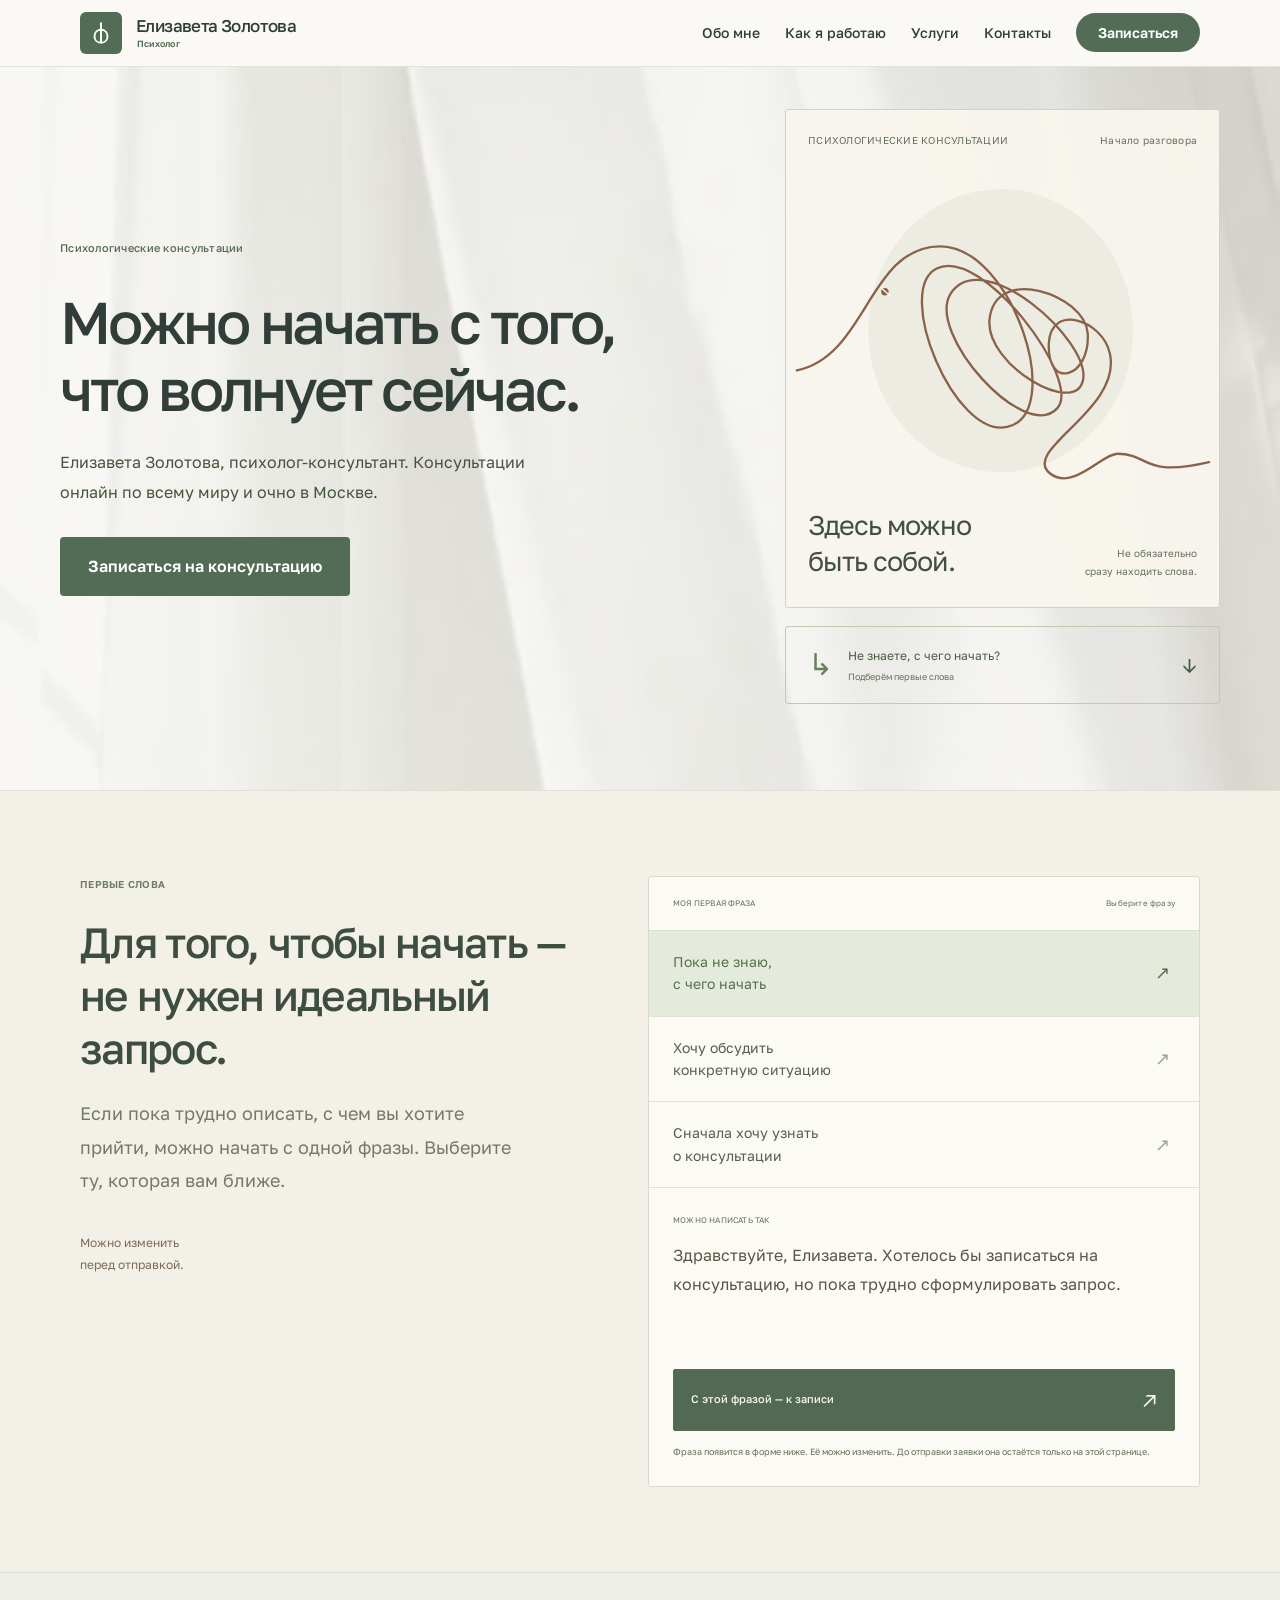
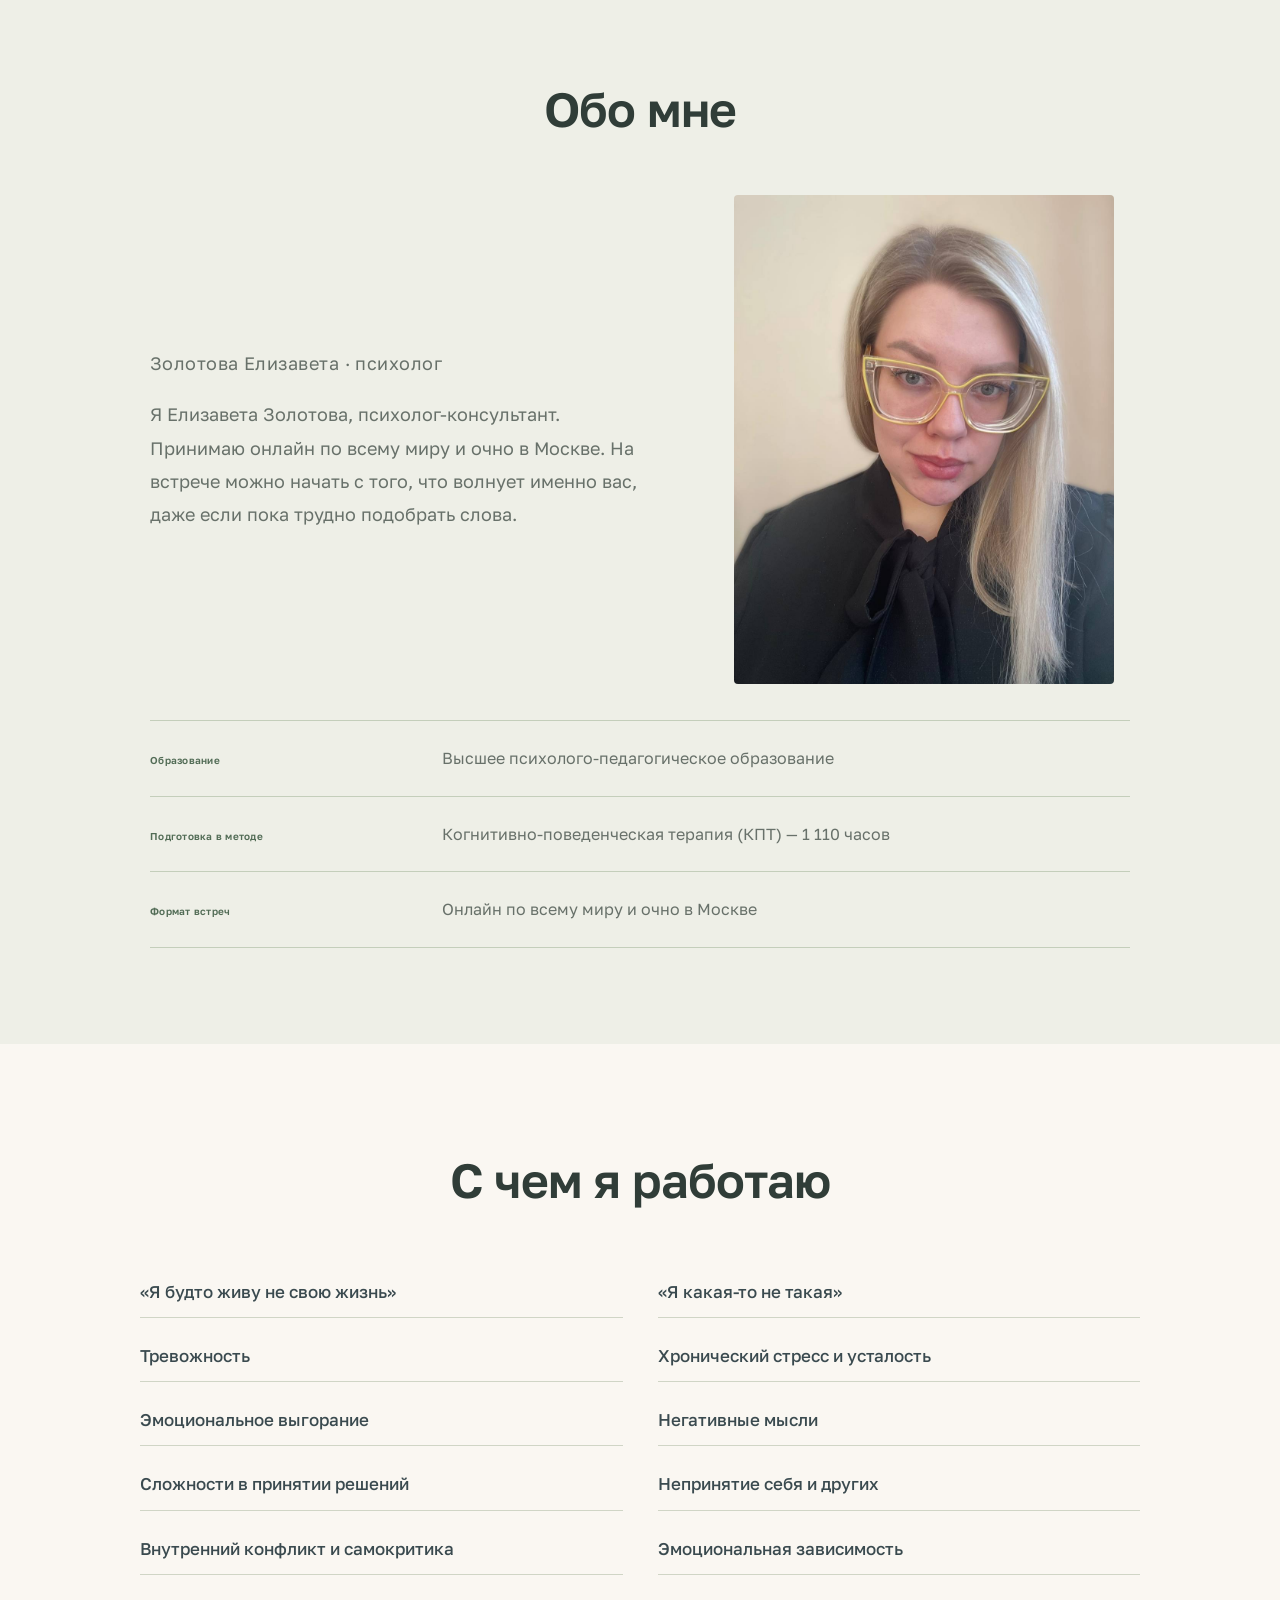
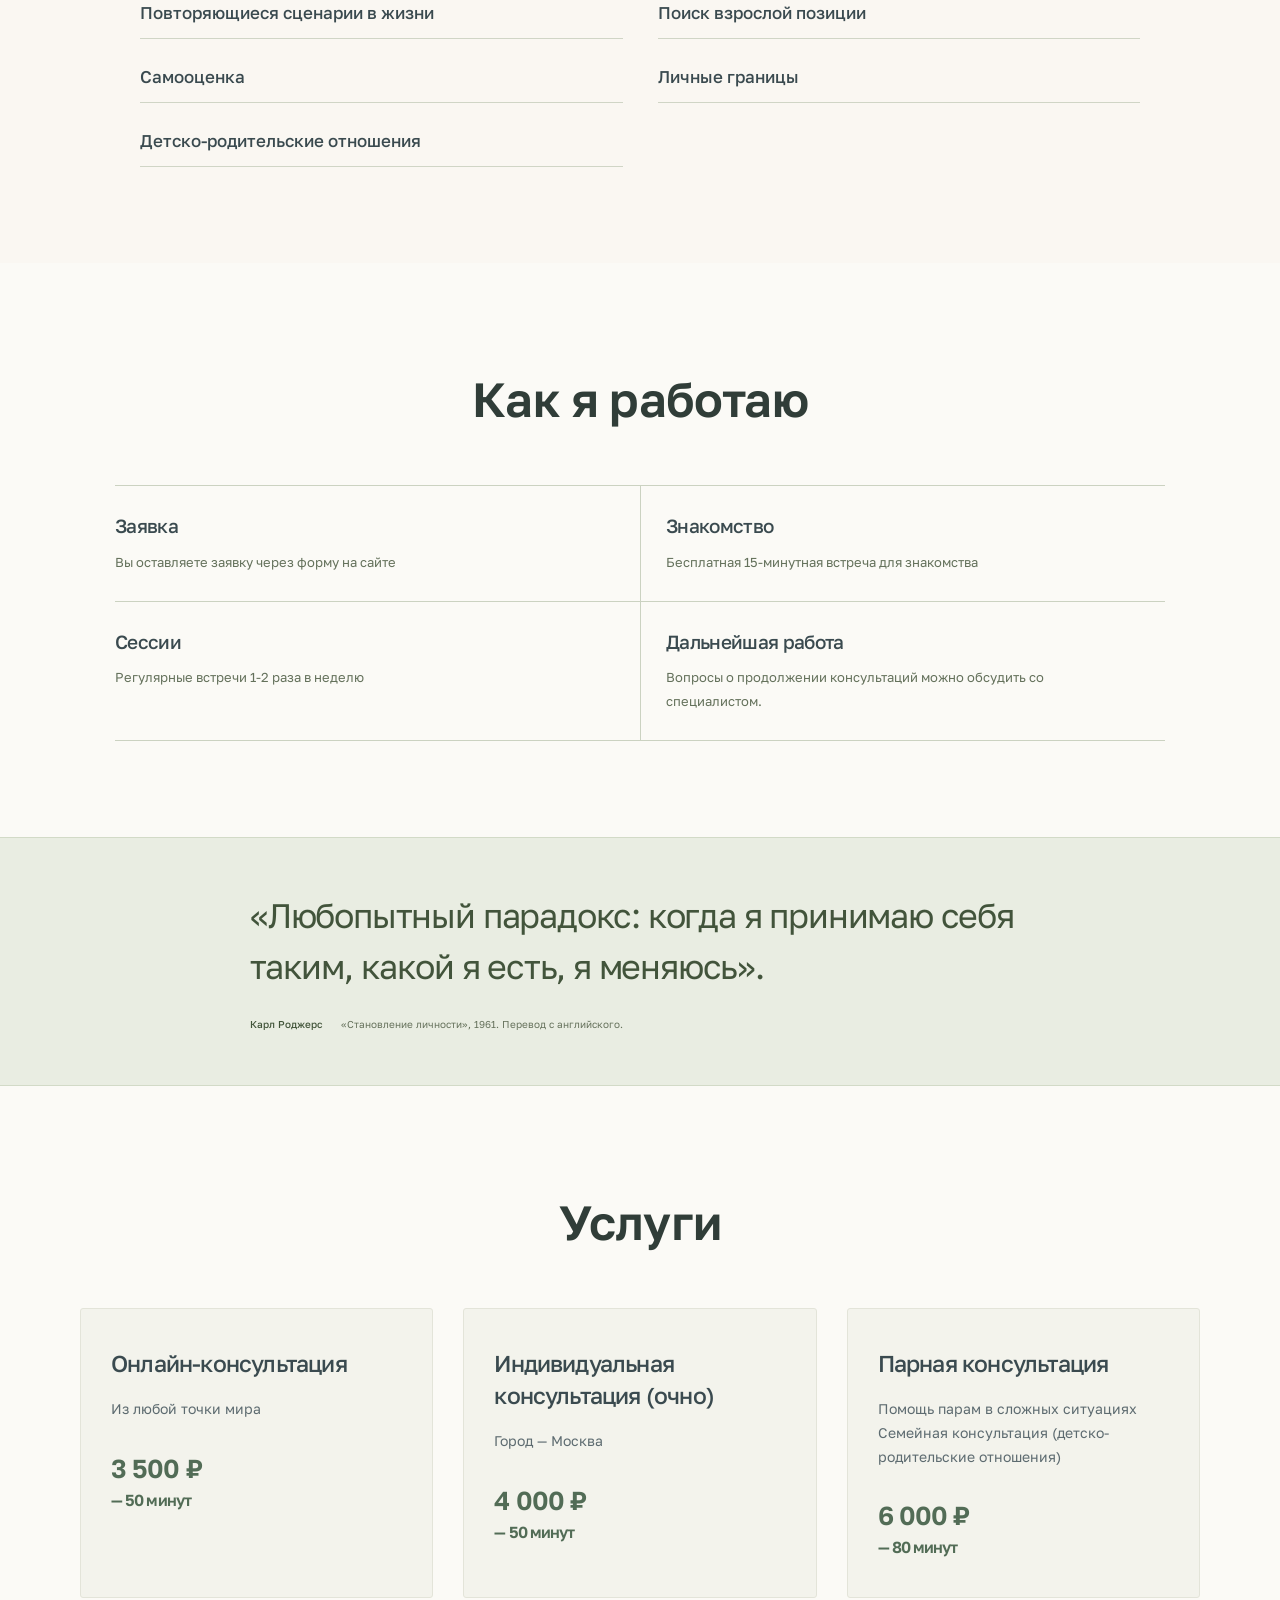
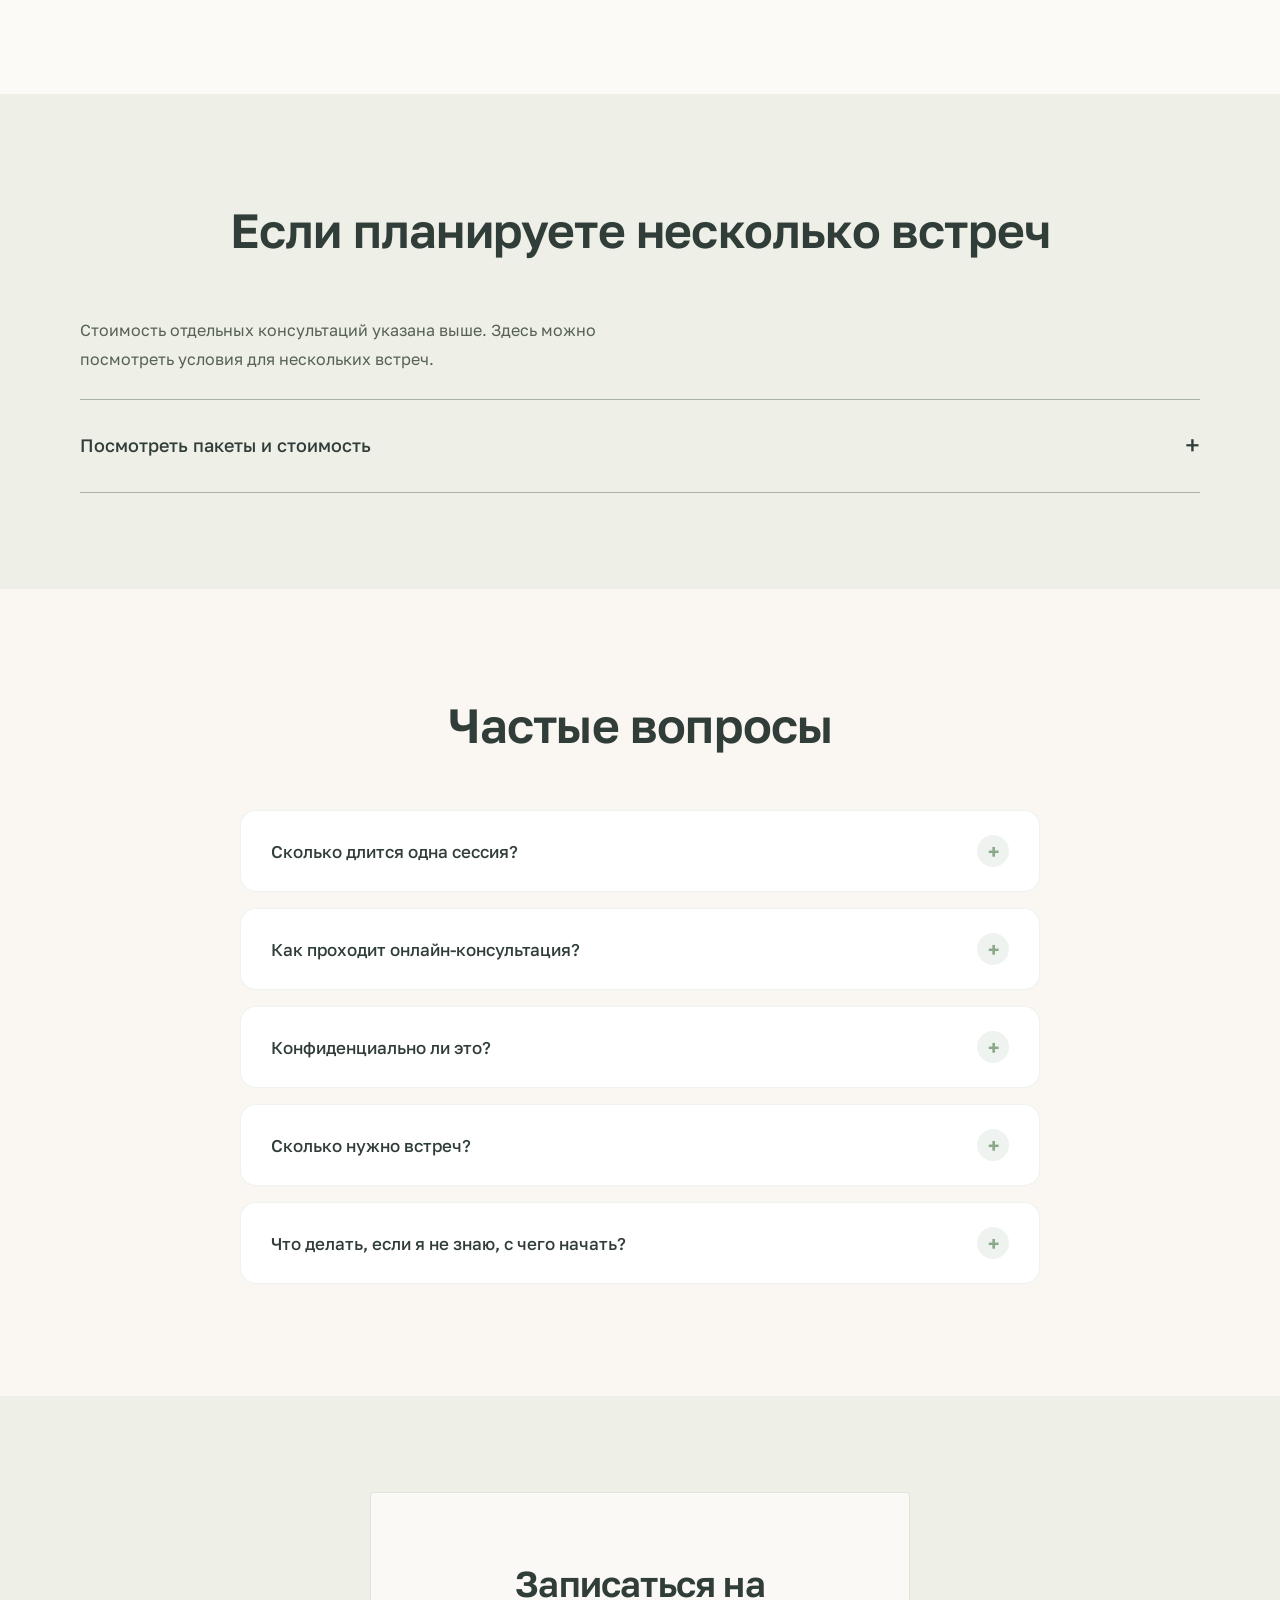
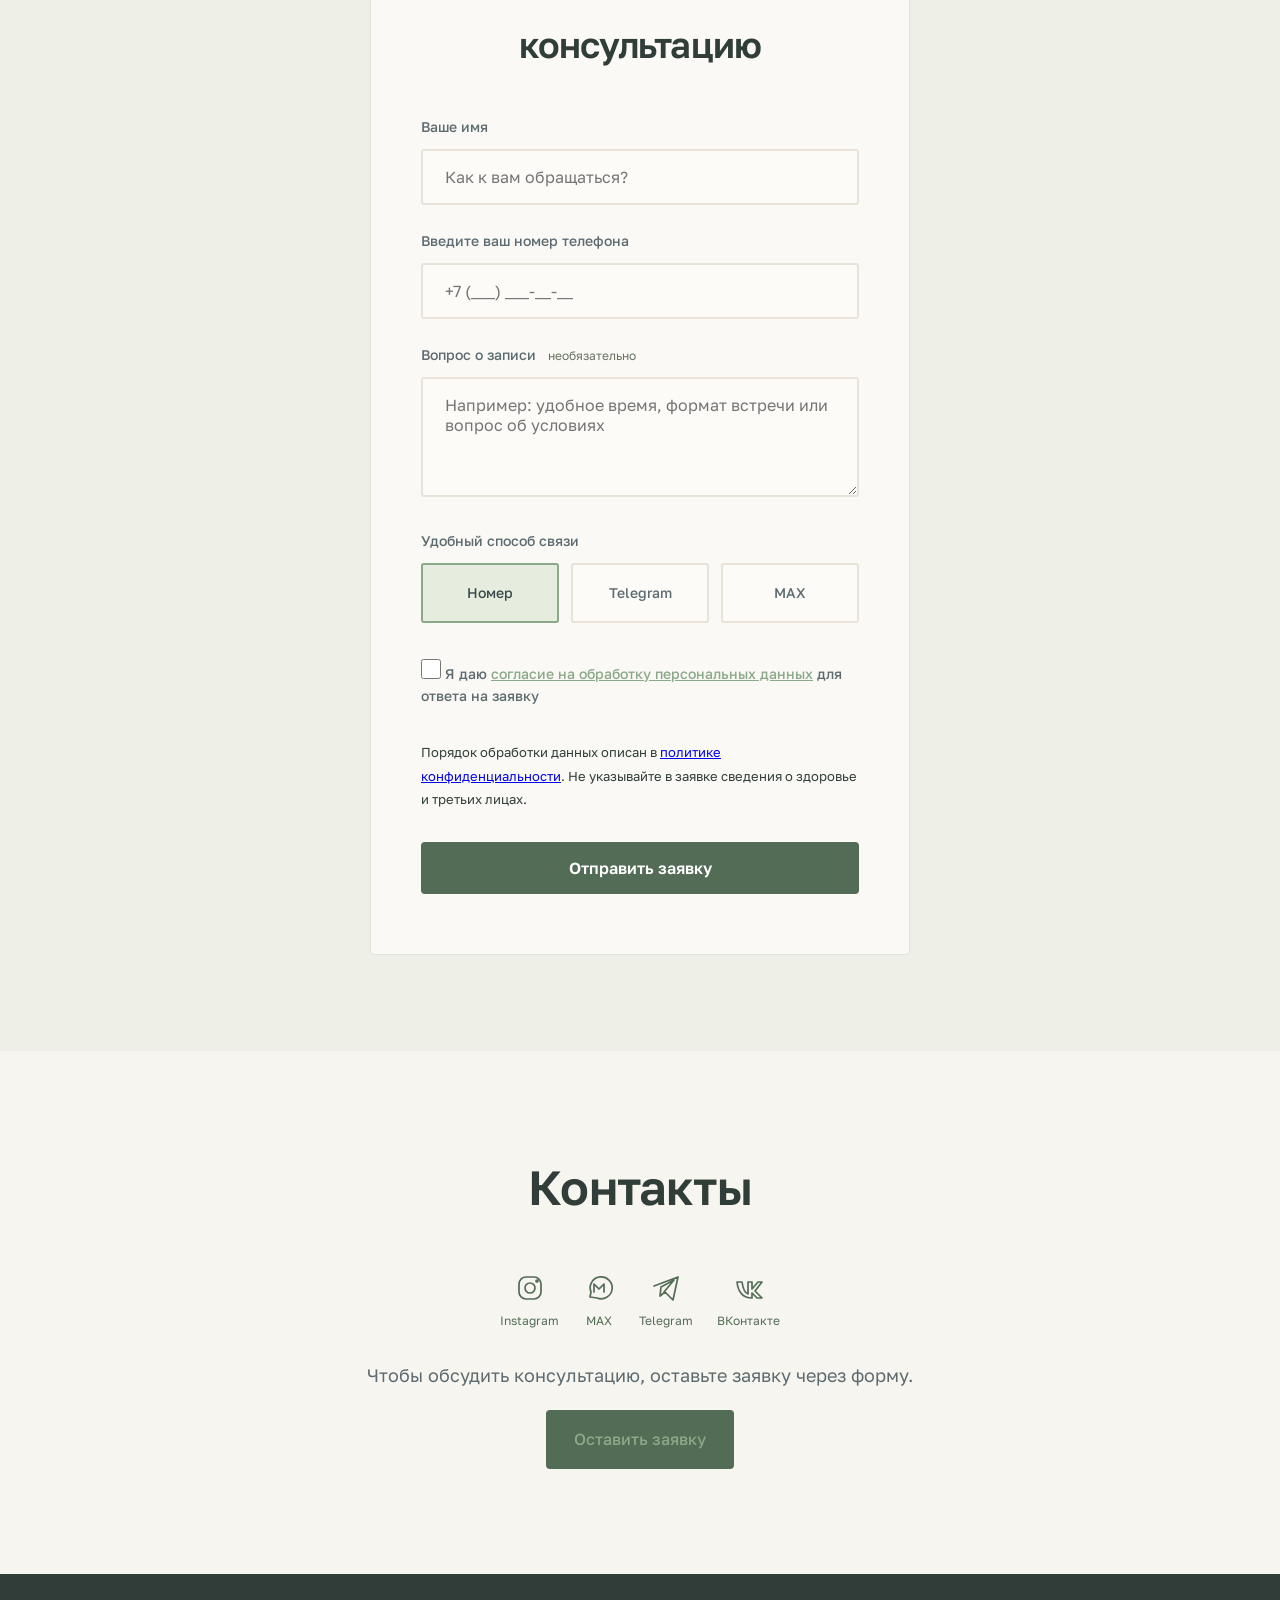
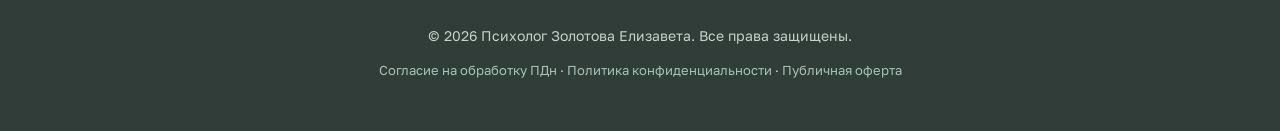
<file: index.html>
<!DOCTYPE html>
<html lang="ru">
<head>
    <meta charset="UTF-8">
    <meta name="viewport" content="width=device-width, initial-scale=1.0">
    <title>Психолог Золотова Елизавета</title>
    <link rel="icon" type="image/svg+xml" href="favicon.svg">
    <link rel="stylesheet" href="fonts/fonts.css">
    <style>
        * { margin: 0; padding: 0; box-sizing: border-box; }
        html { scroll-behavior: smooth; }
        body {
            font-family: 'Golos Text', -apple-system, BlinkMacSystemFont, sans-serif;
            color: #3a4a4f;
            line-height: 1.7;
            background: #faf7f2;
            font-weight: 400;
            overflow-x: hidden;
        }
        .container { max-width: 1100px; margin: 0 auto; padding: 0 20px; }

        .progress-bar {
            position: fixed;
            top: 0; left: 0;
            height: 3px;
            background: linear-gradient(90deg, #a8c3b4, #8ba888);
            z-index: 9999;
            width: 0%;
            transition: width 0.1s ease;
        }

        .navbar {
            position: fixed;
            top: 0; left: 0; right: 0;
            background: rgba(250, 247, 242, 0.95);
            backdrop-filter: blur(16px);
            z-index: 1000;
            padding: 14px 0;
            border-bottom: 1px solid rgba(168, 195, 180, 0.15);
            transition: all 0.4s ease;
        }
        .navbar.scrolled { padding: 10px 0; box-shadow: 0 4px 30px rgba(58, 74, 79, 0.06); }
        .navbar .container {
            display: flex;
            justify-content: space-between;
            align-items: center;
            position: relative;
        }

        .logo {
            display: flex;
            align-items: center;
            gap: 14px;
            text-decoration: none;
            transition: opacity 0.3s ease;
            z-index: 1002;
        }
        .logo-icon {
            width: 48px;
            height: 48px;
            border-radius: 14px;
            background: linear-gradient(135deg, #a8c3b4 0%, #8ba888 100%);
            display: flex;
            align-items: center;
            justify-content: center;
            color: #ffffff;
            flex-shrink: 0;
            transition: all 0.4s cubic-bezier(0.34, 1.56, 0.64, 1);
            box-shadow: 0 6px 18px rgba(139, 168, 136, 0.3);
            position: relative;
        }
        .logo-icon::before {
            content: '';
            position: absolute;
            inset: -3px;
            border-radius: 17px;
            border: 1px solid rgba(139, 168, 136, 0.3);
            transition: all 0.4s ease;
        }
        .logo-icon svg { width: 26px; height: 26px; }
        .logo:hover .logo-icon {
            transform: rotate(-8deg) scale(1.05);
        }
        .logo-text { display: flex; flex-direction: column; line-height: 1.1; }
        .logo-name {
            font-family: 'Golos Text', sans-serif;
            font-size: 20px;
            font-weight: 600;
            color: #3a4a4f;
            letter-spacing: 0.3px;
        }
        .logo-sub {
            font-family: 'Golos Text', sans-serif;
            font-size: 9px;
            text-transform: uppercase;
            letter-spacing: 2.5px;
            color: #8ba888;
            font-weight: 600;
            margin-top: 4px;
            margin-left: 1px;
        }

        .mobile-phone {
            display: none;
            width: 44px;
            height: 44px;
            border-radius: 50%;
            background: #8ba888;
            color: white;
            align-items: center;
            justify-content: center;
            text-decoration: none;
            transition: all 0.3s ease;
            box-shadow: 0 4px 15px rgba(139, 168, 136, 0.3);
        }
        .mobile-phone svg { width: 20px; height: 20px; }

        .burger {
            display: none;
            flex-direction: column;
            gap: 5px;
            background: none;
            border: none;
            cursor: pointer;
            padding: 8px;
            z-index: 1003;
            position: relative;
        }
        .burger span {
            width: 26px;
            height: 2px;
            background: #3a4a4f;
            border-radius: 2px;
            transition: all 0.3s ease;
            display: block;
        }

        .navbar ul {
            display: flex;
            gap: 30px;
            list-style: none;
            align-items: center;
        }
        .navbar ul a {
            text-decoration: none;
            color: #5d6b70;
            font-size: 15px;
            font-weight: 500;
            transition: color 0.3s;
            position: relative;
        }
        .navbar ul a::after {
            content: '';
            position: absolute;
            bottom: -4px;
            left: 0;
            width: 0;
            height: 2px;
            background: #8ba888;
            transition: width 0.3s ease;
            border-radius: 2px;
        }
        .navbar ul a:hover { color: #8ba888; }
        .navbar ul a:hover::after { width: 100%; }
        .navbar .btn-nav {
            background: #8ba888;
            color: white;
            padding: 12px 28px;
            border-radius: 50px;
            font-size: 14px;
            font-weight: 600;
            transition: all 0.3s;
            text-decoration: none;
        }
        .navbar .btn-nav::after { display: none; }
        .navbar .btn-nav:hover { background: #73926f; color: white; transform: translateY(-2px); }

        /* ВЫЕЗЖАЮЩЕЕ МЕНЮ (mobile) */
        .mobile-menu {
            display: none;
            position: fixed;
            top: 0;
            right: 0;
            bottom: 0;
            width: 85%;
            max-width: 360px;
            background: #faf7f2;
            z-index: 1001;
            flex-direction: column;
            transform: translateX(100%);
            transition: transform 0.4s cubic-bezier(0.34, 1.56, 0.64, 1);
            box-shadow: -10px 0 40px rgba(58, 74, 79, 0.2);
            overflow-y: auto;
        }
        .mobile-menu.open {
            transform: translateX(0);
        }
        .mobile-menu-header {
            display: flex;
            justify-content: space-between;
            align-items: center;
            padding: 14px 24px;
            border-bottom: 1px solid rgba(168, 195, 180, 0.2);
        }
        .mobile-menu-close {
            background: none;
            border: none;
            font-size: 28px;
            color: #3a4a4f;
            cursor: pointer;
            padding: 4px 8px;
            line-height: 1;
            transition: all 0.3s ease;
        }
        .mobile-menu-close:hover { color: #8ba888; transform: rotate(90deg); }
        .mobile-menu-nav {
            display: flex;
            flex-direction: column;
            padding: 20px 0;
            flex: 1;
        }
        .mobile-menu-nav a {
            text-decoration: none;
            color: #3a4a4f;
            font-size: 18px;
            font-weight: 500;
            padding: 20px 32px;
            border-bottom: 1px solid rgba(168, 195, 180, 0.15);
            transition: all 0.3s ease;
            display: block;
        }
        .mobile-menu-nav a:last-child {
            border-bottom: none;
        }
        .mobile-menu-nav a:hover,
        .mobile-menu-nav a:active {
            background: rgba(168, 195, 180, 0.15);
            color: #8ba888;
            padding-left: 40px;
        }
        .mobile-menu-footer {
            padding: 20px 32px 32px;
        }
        .mobile-menu-footer .btn {
            width: 100%;
            text-align: center;
            display: block;
            padding: 18px 30px;
            font-size: 16px;
        }

        .menu-overlay {
            position: fixed;
            inset: 0;
            background: rgba(58, 74, 79, 0.5);
            backdrop-filter: blur(4px);
            z-index: 1000;
            opacity: 0;
            visibility: hidden;
            transition: all 0.3s ease;
        }
        .menu-overlay.show { opacity: 1; visibility: visible; }

        .hero {
            background: 
                linear-gradient(135deg, rgba(58, 74, 79, 0.6), rgba(139, 168, 136, 0.45)),
                url('hero.jpg') center/cover no-repeat;
            background-attachment: fixed;
            min-height: 100vh;
            display: flex;
            align-items: center;
            justify-content: center;
            text-align: center;
            position: relative;
            padding: 120px 20px 60px;
        }
        .hero h1 {
            font-family: 'Golos Text', sans-serif;
            font-size: 76px;
            font-weight: 600;
            margin-bottom: 28px;
            color: #ffffff;
            text-shadow: 0 4px 40px rgba(0,0,0,0.45);
            letter-spacing: 0.5px;
            line-height: 1.1;
            animation: fadeInUp 1s ease both;
        }
        .hero p {
            font-size: 20px;
            font-weight: 300;
            color: #f5f1ea;
            max-width: 640px;
            margin: 0 auto 42px;
            text-shadow: 0 2px 20px rgba(0,0,0,0.5);
            line-height: 1.7;
            animation: fadeInUp 1s ease 0.2s both;
        }
        .hero .btn { animation: fadeInUp 1s ease 0.4s both; }
        @keyframes fadeInUp {
            from { opacity: 0; transform: translateY(30px); }
            to { opacity: 1; transform: translateY(0); }
        }
        .btn {
            display: inline-block;
            background: #a8c3b4;
            color: #ffffff;
            padding: 18px 48px;
            border-radius: 50px;
            text-decoration: none;
            font-size: 16px;
            font-weight: 600;
            border: none;
            cursor: pointer;
            transition: all 0.4s cubic-bezier(0.34, 1.56, 0.64, 1);
            box-shadow: 0 8px 30px rgba(168, 195, 180, 0.4);
            letter-spacing: 0.5px;
            position: relative;
            overflow: hidden;
            font-family: 'Golos Text', sans-serif;
        }
        .btn::before {
            content: '';
            position: absolute;
            top: 50%; left: 50%;
            width: 0; height: 0;
            background: rgba(255, 255, 255, 0.2);
            border-radius: 50%;
            transform: translate(-50%, -50%);
            transition: width 0.6s ease, height 0.6s ease;
        }
        .btn:hover::before { width: 300px; height: 300px; }
        .btn:hover { background: #8ba888; transform: translateY(-3px); box-shadow: 0 12px 40px rgba(168, 195, 180, 0.6); }
        .btn:disabled { background: #c5d3c8; cursor: not-allowed; transform: none; }

        section { padding: 120px 0; }
        section h2 {
            font-family: 'Golos Text', sans-serif;
            font-size: 54px;
            margin-bottom: 60px;
            text-align: center;
            color: #3a4a4f;
            font-weight: 600;
            letter-spacing: 0.5px;
        }

        .reveal { opacity: 0; transform: translateY(40px); transition: opacity 0.8s ease, transform 0.8s ease; }
        .reveal.visible { opacity: 1; transform: translateY(0); }

        .counters { background: #f0ebe2; padding: 80px 0; }
        .counters-grid {
            display: grid;
            grid-template-columns: repeat(3, 1fr);
            gap: 40px;
            max-width: 900px;
            margin: 0 auto;
            text-align: center;
        }
        .counter-item { padding: 20px; }
        .counter-number {
            font-family: 'Golos Text', sans-serif;
            font-size: 64px;
            font-weight: 600;
            color: #8ba888;
            line-height: 1;
            margin-bottom: 12px;
        }
        .counter-label { font-size: 16px; color: #5d6b70; font-weight: 400; }

        .about { background: #faf7f2; }
        .about-grid {
            display: grid;
            grid-template-columns: 1fr 1.3fr;
            gap: 70px;
            align-items: center;
            max-width: 1050px;
            margin: 0 auto;
        }
        .about-photo { position: relative; }
        .about-photo::before {
            content: '';
            position: absolute;
            top: -15px; left: -15px; right: 15px; bottom: 15px;
            border: 2px solid #a8c3b4;
            border-radius: 20px;
            z-index: 0;
            transition: all 0.4s ease;
        }
        .about-photo:hover::before { top: -20px; left: -20px; right: 20px; bottom: 20px; }
        .about-photo img {
            width: 100%;
            border-radius: 20px;
            box-shadow: 0 30px 70px rgba(58, 74, 79, 0.15);
            display: block;
            position: relative;
            z-index: 1;
            transition: transform 0.4s ease;
        }
        .about-text p {
            font-size: 17px;
            color: #5d6b70;
            line-height: 1.9;
            margin-bottom: 22px;
            font-weight: 400;
        }
        .about-text p:last-child { margin-bottom: 0; }

        .how { background: #ffffff; }
        .timeline {
            display: grid;
            grid-template-columns: repeat(4, 1fr);
            gap: 20px;
            max-width: 1050px;
            margin: 0 auto;
            position: relative;
        }
        .timeline::before {
            content: '';
            position: absolute;
            top: 40px;
            left: 12%;
            right: 12%;
            height: 2px;
            background: linear-gradient(90deg, #a8c3b4, #8ba888);
            z-index: 0;
        }
        .timeline-step { text-align: center; position: relative; z-index: 1; }
        .timeline-icon {
            width: 80px;
            height: 80px;
            margin: 0 auto 20px;
            background: #faf7f2;
            border: 2px solid #a8c3b4;
            border-radius: 50%;
            display: flex;
            align-items: center;
            justify-content: center;
            font-size: 32px;
            transition: all 0.4s ease;
        }
        .timeline-step h3 {
            font-family: 'Golos Text', sans-serif;
            font-size: 20px;
            color: #3a4a4f;
            margin-bottom: 10px;
            font-weight: 600;
        }
        .timeline-step p { font-size: 14px; color: #5d6b70; line-height: 1.6; }

        .topics { background: #faf7f2; }
        .topics-cloud {
            display: flex;
            flex-wrap: wrap;
            gap: 14px;
            justify-content: center;
            max-width: 800px;
            margin: 0 auto;
        }
        .topic-tag {
            display: inline-block;
            padding: 14px 28px;
            background: #ffffff;
            border: 1px solid rgba(168, 195, 180, 0.4);
            border-radius: 50px;
            color: #3a4a4f;
            font-size: 15px;
            font-weight: 500;
            transition: all 0.3s ease;
            cursor: default;
        }
        .topic-tag:hover {
            background: #a8c3b4;
            color: #ffffff;
            transform: translateY(-3px);
            border-color: #a8c3b4;
        }

        .quote { background: #f0ebe2; padding: 100px 0; }
        .quote-block { max-width: 800px; margin: 0 auto; text-align: center; }
        .quote-mark {
            font-family: 'Golos Text', sans-serif;
            font-size: 120px;
            color: #a8c3b4;
            line-height: 0.8;
            margin-bottom: 10px;
            opacity: 0.5;
        }
        .quote-text {
            font-family: 'Golos Text', sans-serif;
            font-size: 32px;
            font-style: italic;
            color: #3a4a4f;
            line-height: 1.5;
            margin-bottom: 24px;
            font-weight: 500;
        }
        .quote-author {
            font-size: 16px;
            color: #5d6b70;
            letter-spacing: 1px;
            text-transform: uppercase;
            font-weight: 500;
        }

        .services { background: #ffffff; }
        .services-grid {
            display: grid;
            grid-template-columns: repeat(auto-fit, minmax(280px, 1fr));
            gap: 30px;
        }
        .service-card {
            background: #faf7f2;
            padding: 50px 38px;
            border-radius: 20px;
            transition: all 0.4s cubic-bezier(0.34, 1.56, 0.64, 1);
            border: 1px solid rgba(168, 195, 180, 0.2);
            position: relative;
            overflow: hidden;
            text-align: center;
        }
        .service-card::before {
            content: '';
            position: absolute;
            top: 0; left: 0;
            width: 100%; height: 4px;
            background: linear-gradient(90deg, #a8c3b4, #8ba888);
            transform: scaleX(0);
            transform-origin: left;
            transition: transform 0.4s ease;
        }
        .service-card:hover::before { transform: scaleX(1); }
        .service-card:hover { transform: translateY(-12px); box-shadow: 0 25px 60px rgba(58, 74, 79, 0.15); }
        .service-icon {
            width: 64px;
            height: 64px;
            margin: 0 auto 24px;
            background: linear-gradient(135deg, rgba(168, 195, 180, 0.2), rgba(139, 168, 136, 0.15));
            border-radius: 16px;
            display: flex;
            align-items: center;
            justify-content: center;
            color: #8ba888;
        }
        .service-icon svg { width: 32px; height: 32px; }
        .service-card h3 {
            font-family: 'Golos Text', sans-serif;
            font-size: 24px;
            font-weight: 600;
            margin-bottom: 18px;
            color: #3a4a4f;
        }
        .service-card p { color: #5d6b70; font-size: 15px; line-height: 1.7; }
        .service-card .price {
            font-size: 30px;
            font-weight: 600;
            color: #8ba888;
            margin-top: 28px;
            font-family: 'Golos Text', sans-serif;
        }

        .packages { background: #f0ebe2; }
        .packages-grid {
            display: grid;
            grid-template-columns: repeat(auto-fit, minmax(280px, 1fr));
            gap: 30px;
            max-width: 950px;
            margin: 0 auto;
        }
        .package-card {
            background: #ffffff;
            padding: 45px 35px;
            border-radius: 20px;
            text-align: center;
            border: 2px solid transparent;
            transition: all 0.4s ease;
            position: relative;
        }
        .package-card:hover { transform: translateY(-8px); box-shadow: 0 25px 60px rgba(58, 74, 79, 0.12); }
        .package-card.featured { border-color: #8ba888; transform: scale(1.05); }
        .package-card.featured::before {
            content: 'Выгодно';
            position: absolute;
            top: -14px;
            left: 50%;
            transform: translateX(-50%);
            background: #8ba888;
            color: white;
            padding: 6px 20px;
            border-radius: 50px;
            font-size: 12px;
            font-weight: 600;
            letter-spacing: 1px;
            text-transform: uppercase;
        }
        .package-card h3 {
            font-family: 'Golos Text', sans-serif;
            font-size: 24px;
            color: #3a4a4f;
            margin-bottom: 15px;
            font-weight: 600;
        }
        .package-card .package-price {
            font-family: 'Golos Text', sans-serif;
            font-size: 42px;
            font-weight: 600;
            color: #8ba888;
            margin: 20px 0 8px;
        }
        .package-card .package-old {
            font-size: 16px;
            color: #a8b0b5;
            text-decoration: line-through;
            margin-bottom: 20px;
        }
        .package-card p { color: #5d6b70; font-size: 15px; margin-bottom: 28px; }
        .package-card .btn { width: 100%; padding: 14px 30px; font-size: 15px; }

        .faq { background: #faf7f2; }
        .faq-list { max-width: 800px; margin: 0 auto; }
        .faq-item {
            background: #ffffff;
            border-radius: 16px;
            margin-bottom: 16px;
            overflow: hidden;
            border: 1px solid rgba(168, 195, 180, 0.2);
        }
        .faq-question {
            padding: 24px 30px;
            cursor: pointer;
            display: flex;
            justify-content: space-between;
            align-items: center;
            font-size: 17px;
            font-weight: 500;
            color: #3a4a4f;
            user-select: none;
        }
        .faq-toggle {
            width: 32px;
            height: 32px;
            border-radius: 50%;
            background: rgba(168, 195, 180, 0.2);
            display: flex;
            align-items: center;
            justify-content: center;
            color: #8ba888;
            font-size: 20px;
            font-weight: 600;
            transition: all 0.4s ease;
            flex-shrink: 0;
        }
        .faq-item.active .faq-toggle {
            background: #8ba888;
            color: white;
            transform: rotate(45deg);
        }
        .faq-answer {
            max-height: 0;
            overflow: hidden;
            transition: max-height 0.4s ease, padding 0.4s ease;
            padding: 0 30px;
            color: #5d6b70;
            font-size: 15px;
            line-height: 1.8;
        }
        .faq-item.active .faq-answer { max-height: 300px; padding: 0 30px 24px; }

        .reviews { background: #ffffff; overflow: hidden; }
        .reviews-slider { max-width: 800px; margin: 0 auto; overflow: hidden; cursor: grab; }
        .reviews-track {
            display: flex;
            transition: transform 0.5s cubic-bezier(0.34, 1.56, 0.64, 1);
            user-select: none;
        }
        .review-card {
            flex: 0 0 100%;
            background: #faf7f2;
            padding: 50px 45px;
            border-radius: 20px;
            text-align: center;
            border: 1px solid rgba(168, 195, 180, 0.2);
            min-height: 320px;
            display: flex;
            flex-direction: column;
            justify-content: center;
        }
        .review-stars { color: #f0b775; font-size: 20px; letter-spacing: 4px; margin-bottom: 24px; }
        .review-text {
            font-size: 17px;
            color: #3a4a4f;
            line-height: 1.8;
            font-style: italic;
            margin-bottom: 24px;
        }
        .review-author { font-size: 15px; color: #8ba888; font-weight: 600; }
        .reviews-nav {
            display: flex;
            justify-content: center;
            gap: 12px;
            margin-top: 30px;
        }
        .review-dot {
            width: 10px;
            height: 10px;
            border-radius: 50%;
            background: rgba(168, 195, 180, 0.3);
            border: none;
            cursor: pointer;
            transition: all 0.3s ease;
            padding: 0;
        }
        .review-dot.active { background: #8ba888; width: 30px; border-radius: 5px; }

        .form-section {
            background: 
                linear-gradient(135deg, rgba(240, 235, 226, 0.9), rgba(250, 247, 242, 0.9)),
                url('about.jpg') center/cover no-repeat;
            background-attachment: fixed;
        }
        .form-container {
            max-width: 540px;
            margin: 0 auto;
            background: #ffffff;
            padding: 60px 50px;
            border-radius: 24px;
            box-shadow: 0 20px 70px rgba(58, 74, 79, 0.12);
        }
        .form-container h2 { margin-bottom: 40px; font-size: 36px; font-family: 'Golos Text', sans-serif; }
        .form-group { margin-bottom: 24px; }
        .form-group label {
            display: block;
            margin-bottom: 10px;
            color: #5d6b70;
            font-size: 14px;
            font-weight: 500;
        }
        .form-group input,
        .form-group textarea {
            width: 100%;
            padding: 16px 22px;
            border: 2px solid #e8e2d8;
            border-radius: 14px;
            font-size: 16px;
            font-family: inherit;
            transition: all 0.3s;
            background: #fdfbf8;
            color: #3a4a4f;
        }
        .form-group input:focus,
        .form-group textarea:focus {
            outline: none;
            border-color: #a8c3b4;
            background: #ffffff;
            box-shadow: 0 0 0 4px rgba(168, 195, 180, 0.15);
        }
        .form-group textarea { resize: vertical; min-height: 120px; }
        .form-container .btn { width: 100%; margin-top: 10px; }

        .contact-options { display: grid; grid-template-columns: 1fr 1fr 1fr; gap: 12px; }
        .contact-option input[type="radio"] { display: none; }
        .contact-label {
            display: flex;
            flex-direction: column;
            align-items: center;
            justify-content: center;
            gap: 8px;
            padding: 16px 10px;
            border: 2px solid #e8e2d8;
            border-radius: 14px;
            cursor: pointer;
            transition: all 0.3s cubic-bezier(0.34, 1.56, 0.64, 1);
            background: #fdfbf8;
            font-size: 14px;
            font-weight: 500;
            color: #5d6b70;
            text-align: center;
        }
        .contact-icon { font-size: 24px; line-height: 1; }
        .contact-label:hover {
            border-color: #c5d3c8;
            background: #f5f1ea;
            transform: translateY(-3px);
        }
        .contact-option input[type="radio"]:checked + .contact-label {
            border-color: #8ba888;
            background: linear-gradient(135deg, rgba(168, 195, 180, 0.2), rgba(139, 168, 136, 0.15));
            color: #3a4a4f;
            transform: translateY(-2px);
        }

        .checkbox-group { display: flex; flex-direction: column; gap: 10px; }
        .checkbox-label {
            display: flex;
            align-items: flex-start;
            gap: 12px;
            cursor: pointer;
            font-weight: 400;
            font-size: 14px;
            color: #5d6b70;
            line-height: 1.6;
        }
        .checkbox-label input[type="checkbox"] {
            width: 20px;
            height: 20px;
            margin-top: 2px;
            cursor: pointer;
            accent-color: #8ba888;
            flex-shrink: 0;
        }
        .checkbox-label a { color: #8ba888; text-decoration: underline; }

        .contacts { background: #faf7f2; text-align: center; }
        .contacts p { font-size: 18px; margin-bottom: 20px; color: #5d6b70; }
        .contacts a { color: #8ba888; text-decoration: none; font-weight: 500; }

        footer {
            background: #3a4a4f;
            color: #c5d3c8;
            padding: 50px 0;
            text-align: center;
            font-size: 14px;
        }
        footer a { color: #a8c3b4; text-decoration: none; transition: color 0.3s; }
        footer a:hover { color: #ffffff; }

        .back-to-top {
            position: fixed;
            bottom: 30px;
            right: 30px;
            width: 50px;
            height: 50px;
            background: #8ba888;
            color: white;
            border: none;
            border-radius: 50%;
            cursor: pointer;
            display: flex;
            align-items: center;
            justify-content: center;
            font-size: 22px;
            z-index: 999;
            opacity: 0;
            visibility: hidden;
            transform: translateY(20px);
            transition: all 0.4s ease;
            box-shadow: 0 8px 25px rgba(139, 168, 136, 0.4);
        }
        .back-to-top.show { opacity: 1; visibility: visible; transform: translateY(0); }

        .toast {
            position: fixed;
            top: 50%;
            left: 50%;
            transform: translate(-50%, -50%) scale(0.9);
            padding: 22px 32px;
            border-radius: 16px;
            color: #ffffff;
            font-size: 15px;
            font-weight: 500;
            z-index: 9999;
            max-width: 360px;
            text-align: center;
            opacity: 0;
            transition: all 0.35s cubic-bezier(0.34, 1.56, 0.64, 1);
            box-shadow: 0 15px 40px rgba(58, 74, 79, 0.25);
        }
        .toast.show { opacity: 1; transform: translate(-50%, -50%) scale(1); }
        .toast-success { background: linear-gradient(135deg, #a8c3b4 0%, #8ba888 100%); }
        .toast-error { background: linear-gradient(135deg, #e8b4b4 0%, #d99a9a 100%); }
        .toast-icon { display: block; font-size: 36px; margin-bottom: 10px; }
        .toast-message { position: relative; z-index: 1; }

        @media (max-width: 1024px) and (min-width: 769px) {
            .navbar ul { gap: 20px; }
            .navbar ul a { font-size: 14px; }
            .navbar .btn-nav { padding: 10px 20px; font-size: 13px; }
            .hero h1 { font-size: 56px; }
            section h2 { font-size: 44px; }
            section { padding: 90px 0; }
            .services-grid { grid-template-columns: repeat(2, 1fr); }
            .packages-grid { grid-template-columns: repeat(2, 1fr); }
            .package-card.featured { transform: scale(1); }
        }

        @media (max-width: 768px) {
            .burger { display: flex; }
            .navbar .container { justify-content: space-between; gap: 8px; }
            .navbar ul { display: none; }
            .mobile-phone { display: flex; margin-left: auto; margin-right: 8px; }
            .mobile-menu { display: flex; }

            .hero h1 { font-size: 42px; }
            .hero p { font-size: 17px; }
            .hero { background-attachment: scroll; padding: 100px 20px 50px; }
            .form-section { background-attachment: scroll; }
            section h2 { font-size: 30px; margin-bottom: 40px; }
            section { padding: 50px 0; }
            .about-grid { grid-template-columns: 1fr; gap: 30px; }
            .about-photo::before { display: none; }
            .form-container { padding: 35px 22px; }
            .form-container h2 { font-size: 26px; }
            .toast { max-width: 90%; padding: 20px 24px; font-size: 14px; }
            .contact-options { grid-template-columns: 1fr 1fr 1fr; gap: 8px; }
            .contact-label { padding: 12px 6px; font-size: 12px; }
            .contact-icon { font-size: 20px; }
            .counters { padding: 50px 0; }
            .counters-grid { grid-template-columns: 1fr; gap: 15px; }
            .counter-number { font-size: 44px; }
            .counter-item { padding: 10px; }
            .timeline { grid-template-columns: 1fr; gap: 25px; }
            .timeline::before { display: none; }
            .timeline-icon { width: 70px; height: 70px; font-size: 28px; margin-bottom: 15px; }
            .quote { padding: 60px 0; }
            .quote-text { font-size: 20px; }
            .quote-mark { font-size: 70px; }
            .service-card { padding: 40px 30px; }
            .packages-grid { grid-template-columns: 1fr; }
            .package-card { padding: 35px 25px; }
            .package-card.featured { transform: scale(1); }
            .review-card { padding: 35px 22px; min-height: auto; }
            .review-text { font-size: 15px; }
            .faq-question { padding: 18px 20px; font-size: 15px; }
            .faq-answer { padding: 0 20px; font-size: 14px; }
            .faq-item.active .faq-answer { padding: 0 20px 18px; }
            .back-to-top { bottom: 20px; right: 20px; width: 44px; height: 44px; font-size: 18px; }
        }

        /* Спокойная редакционная подача: меньше эффектов, больше воздуха и ясная иерархия. */
        :root {
            --ink: #303d38;
            --muted: #68716a;
            --paper: #f7f5ef;
            --sage: #718a73;
            --sage-dark: #526c56;
            --line: #e3e4d9;
        }
        body { color: var(--ink); background: var(--paper); }
        .container { max-width: 1160px; }
        .navbar { padding: 12px 0; background: rgba(247,245,239,.94); border-bottom-color: var(--line); }
        .navbar.scrolled { padding: 10px 0; box-shadow: 0 8px 28px rgba(48,61,56,.07); }
        .logo-icon { width: 42px; height: 42px; border-radius: 50%; background: var(--sage); box-shadow: none; }
        .logo-icon::before { display: none; }
        .logo-name { color: var(--ink); font-size: 19px; }
        .logo-sub { color: var(--sage-dark); letter-spacing: 1.8px; }
        .navbar ul { gap: 25px; }
        .navbar ul a { color: var(--ink); font-size: 14px; }
        .navbar ul a::after { background: var(--sage); }
        .navbar .btn-nav { background: var(--sage-dark); padding: 11px 22px; }
        .navbar .btn-nav:hover { background: #415845; }
        .hero {
            min-height: 690px;
            height: min(790px, 100svh);
            padding: 125px 20px 72px;
            background: radial-gradient(ellipse at 5% 10%, #edf0e6 0, transparent 44%), var(--paper);
            text-align: left;
            justify-content: center;
        }
        .hero-layout {
            width: 100%; max-width: 1160px; margin: 0 auto;
            display: grid; grid-template-columns: 1.06fr .94fr; gap: clamp(38px, 7vw, 100px);
            align-items: center;
        }
        .hero-copy { max-width: 590px; }
        .hero-eyebrow {
            color: var(--sage-dark); font-size: 12px; letter-spacing: 2.2px;
            font-weight: 600; text-transform: uppercase; margin-bottom: 24px;
        }
        .hero h1 {
            color: var(--ink); text-shadow: none; font-size: clamp(50px, 5.4vw, 72px);
            line-height: 1.06; letter-spacing: -1.8px; font-weight: 500; margin-bottom: 25px;
        }
        .hero h1 em { color: var(--sage-dark); font-weight: 400; }
        .hero p {
            color: var(--muted); font-size: 18px; font-weight: 400; line-height: 1.75;
            text-shadow: none; margin: 0 0 30px; max-width: 510px;
        }
        .hero .btn { animation: none; }
        .hero-visual { position: relative; max-width: 470px; justify-self: end; width: 100%; }
        .hero-visual img {
            display: block; width: 100%; aspect-ratio: 4 / 4.6; object-fit: cover;
            border-radius: 48% 48% 24px 24px; box-shadow: 0 24px 64px rgba(48,61,56,.13);
        }
        .hero-caption {
            position: absolute; left: -34px; bottom: 34px; max-width: 235px;
            padding: 18px 22px; border: 1px solid rgba(227,228,217,.9); border-radius: 16px;
            background: rgba(250,249,245,.95); color: var(--ink); font-family: 'Golos Text', sans-serif;
            font-size: 18px; line-height: 1.4; box-shadow: 0 12px 32px rgba(48,61,56,.08);
        }
        .btn {
            background: var(--sage-dark); border-radius: 8px; padding: 16px 28px;
            box-shadow: 0 8px 20px rgba(82,108,86,.18); letter-spacing: 0; overflow: hidden;
        }
        .btn:hover { background: #415845; box-shadow: 0 12px 24px rgba(82,108,86,.2); }
        section { padding: 96px 0; }
        section h2 { color: var(--ink); font-size: clamp(34px, 4vw, 48px); letter-spacing: -0.8px; margin-bottom: 44px; }
        .about { background: #eeefe7; }
        .about-grid { display: block; max-width: 980px; }
        .about-photo { display: none; }
        .about-intro { display: grid; grid-template-columns: 1.1fr .9fr; gap: 64px; align-items: center; }
        .about-kicker, .about-topics-title { color: var(--sage-dark); font-size: 12px; font-weight: 600; letter-spacing: 1.8px; text-transform: uppercase; }
        .about-text p { color: var(--muted); font-size: 18px; line-height: 1.85; }
        .about-text .about-kicker { margin-bottom: 18px; }
        .about-signature { margin-top: 28px; color: var(--ink) !important; font-family: 'Golos Text', sans-serif; font-size: 24px !important; }
        .about-signature span { display: block; color: var(--sage-dark); font: 500 11px 'Golos Text', sans-serif; letter-spacing: 1.8px; text-transform: uppercase; margin-top: 3px; }
        .about-note { position: relative; overflow: hidden; min-height: 245px; padding: 42px 38px 34px; border-radius: 22px; background: var(--sage-dark); color: #fbfaf6; display: flex; flex-direction: column; justify-content: center; }
        .about-note::after { content: ''; position: absolute; width: 210px; height: 210px; right: -72px; top: -100px; border: 1px solid rgba(255,255,255,.22); border-radius: 50%; box-shadow: 0 0 0 22px rgba(255,255,255,.05), 0 0 0 46px rgba(255,255,255,.04); }
        .about-note-mark { position: absolute; left: 34px; top: 3px; color: rgba(255,255,255,.28); font: 112px/.9 'Golos Text', sans-serif; }
        .about-note p { position: relative; z-index: 1; max-width: 330px; margin: 30px 0 24px; font: 500 28px/1.35 'Golos Text', sans-serif; }
        .about-note a { position: relative; z-index: 1; color: #f5ead5; font-size: 13px; text-underline-offset: 4px; }
        .about-topics { margin-top: 62px; padding-top: 25px; border-top: 1px solid rgba(82,108,86,.2); }
        .about-topic-list { display: flex; flex-wrap: wrap; gap: 10px; list-style: none; margin-top: 18px; }
        .about-topic-list li { padding: 10px 15px; border: 1px solid rgba(82,108,86,.24); border-radius: 999px; color: var(--ink); background: rgba(250,249,245,.55); font-size: 14px; }
        .how, .services { background: #fbfaf6; }
        .timeline { gap: 16px; }
        .timeline-step { background: #f3f3ec; border: 1px solid var(--line); border-radius: 18px; padding: 30px 22px; }
        .timeline::before { top: 62px; opacity: .6; }
        .service-card { background: #f3f3ec; border: 1px solid var(--line); border-radius: 18px; padding: 38px 30px; text-align: left; }
        .service-card::before { display: none; }
        .service-card:hover { transform: translateY(-5px); box-shadow: 0 16px 36px rgba(48,61,56,.08); }
        .service-icon { margin-left: 0; border-radius: 50%; background: #e5eade; color: var(--sage-dark); }
        .service-card .price, .package-card .package-price { color: var(--sage-dark); }
        .packages { background: #eeefe7; }
        .package-card { border: 1px solid var(--line); border-radius: 18px; }
        .package-card.featured { border-color: var(--sage); }
        .package-card.featured::before { background: var(--sage-dark); }
        .form-section { background: linear-gradient(rgba(238,239,231,.82), rgba(238,239,231,.82)), url('form-bg.jpg') center/cover no-repeat; }
        .form-container { border: 1px solid var(--line); border-radius: 20px; box-shadow: 0 22px 60px rgba(48,61,56,.1); }
        .contacts { background: var(--paper); }
        footer { background: #303d38; }
        .progress-bar { background: var(--sage-dark); }
        .mobile-phone { background: var(--sage-dark); box-shadow: none; }
        .reveal { transform: translateY(22px); transition-duration: .65s; }
        @media (max-width: 1024px) {
            .hero { height: auto; min-height: 650px; }
            .hero-layout { gap: 36px; }
            .hero h1 { font-size: clamp(48px, 6vw, 62px); }
        }
        @media (max-width: 768px) {
            .hero { min-height: auto; padding: 118px 20px 56px; }
            .hero-layout { grid-template-columns: 1fr; gap: 38px; }
            .hero-copy { max-width: none; }
            .hero h1 { font-size: clamp(44px, 12vw, 58px); line-height: 1.06; margin-bottom: 20px; }
            .hero p { font-size: 17px; margin-bottom: 24px; }
            .hero-eyebrow { margin-bottom: 18px; }
            .hero-visual { max-width: 390px; justify-self: center; }
            .hero-visual img { aspect-ratio: 1 / 1; border-radius: 45% 45% 20px 20px; }
            .hero-caption { left: -8px; bottom: 20px; max-width: 205px; padding: 14px 16px; font-size: 16px; }
            section { padding: 68px 0; }
            section h2 { margin-bottom: 32px; }
            .timeline-step { padding: 24px 20px; }
            .service-card { padding: 30px 24px; }
            .about-intro { grid-template-columns: 1fr; gap: 28px; }
            .about-text p { font-size: 16px; }
            .about-note { min-height: 210px; padding: 32px 26px; }
            .about-note p { font-size: 24px; }
            .about-topics { margin-top: 38px; }
            .about-topic-list { gap: 8px; }
            .about-topic-list li { padding: 9px 12px; font-size: 13px; }
        }
        #form-status { margin-top: 18px; padding: 16px; border: 1px solid currentColor; border-radius: 12px; line-height: 1.6; color: #526b52; }
        #form-status[data-state="error"] { color: #963e35; background: #fff7f5; }

        .about-credentials { display: grid; grid-template-columns: repeat(3, minmax(0,1fr)); gap: 16px; margin-top: 36px; }
        .credential { padding: 24px; background: rgba(250,249,245,.8); border: 1px solid var(--line); border-radius: 16px; }
        .credential-label { display: block; font-size: 10px; letter-spacing: 1.4px; text-transform: uppercase; font-weight: 600; color: var(--sage-dark); margin-bottom: 12px; }
        .credential h3 { font: 500 22px/1.25 'Golos Text', sans-serif; color: var(--ink); margin-bottom: 12px; }
        .credential p { font-size: 14px; line-height: 1.7; color: var(--muted); }
        @media(max-width: 700px) { .about-credentials { grid-template-columns: 1fr; } }
    </style>
    <link rel="stylesheet" href="quiet-thread.css?v=content-20261024">
    <script src="quiet-thread.js?v=quality-1?v=video-1" defer></script>
<link rel="stylesheet" href="quality.css?v=1">
</head>
<body>

    <div class="progress-bar" id="progressBar"></div>

    <nav class="navbar" id="navbar">
        <div class="container">
            <a href="#" class="logo">
                <div class="logo-icon">
                    <svg xmlns="http://www.w3.org/2000/svg" fill="none" viewBox="0 0 24 24" stroke="currentColor" stroke-width="1.8">
                        <path stroke-linecap="round" stroke-linejoin="round" d="M12 3v18m0 0c-3.5 0-6-2.5-6-6s2.5-6 6-6 6 2.5 6 6-2.5 6-6 6z"/>
                    </svg>
                </div>
                <div class="logo-text">
                    <span class="logo-name">Елизавета Золотова</span>
                    <span class="logo-sub">Психолог</span>
                </div>
            </a>

            <a href="#form" class="mobile-phone" aria-label="Записаться на консультацию">
                <svg xmlns="http://www.w3.org/2000/svg" fill="none" viewBox="0 0 24 24" stroke="currentColor" stroke-width="2">
                    <path stroke-linecap="round" stroke-linejoin="round" d="M3 5a2 2 0 012-2h3.28a1 1 0 01.948.684l1.498 4.493a1 1 0 01-.502 1.21l-2.257 1.13a11.042 11.042 0 005.516 5.516l1.13-2.257a1 1 0 011.21-.502l4.493 1.498a1 1 0 01.684.949V19a2 2 0 01-2 2h-1C9.716 21 3 14.284 3 6V5z"/>
                </svg>
            </a>

            <button class="burger" id="burger" aria-label="Меню">
                <span></span>
                <span></span>
                <span></span>
            </button>

            <ul>
                <li><a href="#about">Обо мне</a></li>
                <li><a href="#how">Как я работаю</a></li>
                <li><a href="#services">Услуги</a></li>
                <li><a href="#contacts">Контакты</a></li>
                <li><a href="#form" class="btn-nav">Записаться</a></li>
            </ul>
        </div>
    </nav>

    <!-- МОБИЛЬНОЕ МЕНЮ -->
    <div class="mobile-menu" id="mobileMenu">
        <div class="mobile-menu-header">
            <a href="#" class="logo">
                <div class="logo-icon">
                    <svg xmlns="http://www.w3.org/2000/svg" fill="none" viewBox="0 0 24 24" stroke="currentColor" stroke-width="1.8">
                        <path stroke-linecap="round" stroke-linejoin="round" d="M12 3v18m0 0c-3.5 0-6-2.5-6-6s2.5-6 6-6 6 2.5 6 6-2.5 6-6 6z"/>
                    </svg>
                </div>
                <div class="logo-text">
                    <span class="logo-name">Елизавета Золотова</span>
                    <span class="logo-sub">Психолог</span>
                </div>
            </a>
            <button class="mobile-menu-close" id="mobileMenuClose" aria-label="Закрыть">×</button>
        </div>
        <nav class="mobile-menu-nav">
            <a href="#about">Обо мне</a>
            <a href="#how">Как я работаю</a>
            <a href="#services">Услуги</a>
            <a href="#contacts">Контакты</a>
        </nav>
        <div class="mobile-menu-footer">
            <a href="#form" class="btn">Записаться на консультацию</a>
        </div>
    </div>

    <div class="menu-overlay" id="menuOverlay"></div>

    <section class="hero hero-with-film">
        <div class="hero-film" aria-hidden="true"><img src="media/curtain-poster.jpg" alt="" width="540" height="960" fetchpriority="high"><video id="quiet-hero-video" muted playsinline loop preload="none" poster="media/curtain-poster.jpg" tabindex="-1" disablepictureinpicture disableremoteplayback></video></div>
        <button type="button" id="quiet-video-toggle" class="quiet-video-toggle" aria-controls="quiet-hero-video" aria-label="Включить фоновое видео" aria-pressed="false"><span class="film-control-icon" aria-hidden="true">▶</span><span class="film-control-text">Включить видео</span></button>
        <div class="hero-layout">
            <div class="hero-copy">
                <p class="hero-eyebrow">Психологические консультации</p>
                <h1>Можно начать с того, что волнует сейчас.</h1>
                <p>Елизавета Золотова, психолог-консультант. Консультации онлайн по всему миру и очно в Москве.</p>
                <a href="#form" class="btn">Записаться на консультацию</a>
            </div>
            <div class="hero-visual conversation-art">
                <div class="conversation-sheet"><div class="sheet-top"><span>ПСИХОЛОГИЧЕСКИЕ КОНСУЛЬТАЦИИ</span><span>Начало разговора</span></div><svg class="conversation-line" viewBox="0 0 420 390" fill="none" aria-hidden="true"><ellipse cx="208" cy="195" rx="143" ry="153" fill="#edece2"/><path class="line-shadow" d="M-12 238C64 222 65 105 142 104c79-1 137 181 73 195-57 13-123-148-76-171 49-25 158 121 130 151-35 38-142-81-115-124 35-53 151 51 143 93-8 41-106-16-101-65 6-60 103-27 106 15 3 48-44 62-42 11 2-44 58-26 66 11 13 60-96 104-65 129 25 20 56-21 73-21 36 0 26 26 99 9" stroke="#e0cfbc" stroke-width="7" stroke-linecap="round" transform="translate(0 5)"/><path class="drawn-thread" d="M-12 238C64 222 65 105 142 104c79-1 137 181 73 195-57 13-123-148-76-171 49-25 158 121 130 151-35 38-142-81-115-124 35-53 151 51 143 93-8 41-106-16-101-65 6-60 103-27 106 15 3 48-44 62-42 11 2-44 58-26 66 11 13 60-96 104-65 129 25 20 56-21 73-21 36 0 26 26 99 9" stroke="#8b6149" stroke-width="2.5" stroke-linecap="round" pathLength="1"/><circle cx="83" cy="153" r="4" fill="#8b6149"/><path d="m78 148 11 10" stroke="#faf8f0" stroke-width="1.5"/></svg><div class="sheet-bottom"><p>Здесь можно<br>быть собой.</p><span>Не обязательно<br>сразу находить слова.</span></div></div>
                <a href="#first-words" class="conversation-caption"><span class="caption-mark" aria-hidden="true">↳</span><span>Не знаете, с чего начать?<small>Подберём первые слова</small></span><span aria-hidden="true">↓</span></a>
            </div>
        </div>
    </section>

    <section class="first-words" id="first-words" aria-labelledby="first-words-title">
        <div class="container words-layout"><div class="words-intro"><span class="quiet-kicker">ПЕРВЫЕ СЛОВА</span><h2 id="first-words-title">Для того, чтобы начать —<br>не нужен идеальный запрос.</h2><p>Если пока трудно описать, с чем вы хотите прийти, можно начать с одной фразы. Выберите ту, которая вам ближе.</p><span class="words-margin-note">Можно изменить<br>перед отправкой.</span></div><div class="words-notebook"><div class="notebook-heading"><span>МОЯ ПЕРВАЯ ФРАЗА</span><span>Выберите фразу</span></div><div class="phrase-options" role="group" aria-label="Выберите первую фразу"><button type="button" data-phrase="unclear" aria-pressed="true"><span>Пока не знаю,<br>с чего начать</span><i aria-hidden="true">↗</i></button><button type="button" data-phrase="situation" aria-pressed="false"><span>Хочу обсудить<br>конкретную ситуацию</span><i aria-hidden="true">↗</i></button><button type="button" data-phrase="question" aria-pressed="false"><span>Сначала хочу узнать<br>о консультации</span><i aria-hidden="true">↗</i></button></div><div class="phrase-letter"><span class="letter-label">МОЖНО НАПИСАТЬ ТАК</span><p id="phrase-text">Здравствуйте, Елизавета. Хотелось бы записаться на консультацию, но пока трудно сформулировать запрос.</p><button type="button" id="use-phrase">С этой фразой — к записи <span aria-hidden="true">↗</span></button><p class="phrase-disclaimer">Фраза появится в форме ниже. Её можно изменить. До отправки заявки она остаётся только на этой странице.</p></div></div></div>
    </section>

    <section class="about reveal" id="about">
        <div class="container">
            <h2>Обо мне</h2>
            <div class="about-grid">
                <div class="about-intro">
                    <div class="about-text">
                        <p class="about-kicker">Золотова Елизавета · психолог</p>
                        <p>Я Елизавета Золотова, психолог-консультант. Принимаю онлайн по всему миру и очно в Москве. На встрече можно начать с того, что волнует именно вас, даже если пока трудно подобрать слова.</p>
                    </div>
                    <div class="about-portrait"><img src="media/elizaveta-about.jpg" alt="Психолог Елизавета Золотова" width="994" height="1280" loading="lazy"></div>
                </div>
                <div class="about-credentials" aria-label="Образование и формат работы">
                    <div class="credential"><span class="credential-label">Образование</span><p>Высшее психолого-педагогическое образование</p></div>
                    <div class="credential"><span class="credential-label">Подготовка в методе</span><p>Когнитивно-поведенческая терапия (КПТ) — 1 110 часов</p></div>
                    <div class="credential"><span class="credential-label">Формат встреч</span><p>Онлайн по всему миру и очно в Москве</p></div>
                </div>
            </div>
        </div>
    </section>

    <section class="topics reveal" id="topics"><div class="container"><h2>С чем я работаю</h2><ul class="topics-cloud"><li class="topic-tag">«Я будто живу не свою жизнь»</li><li class="topic-tag">«Я какая-то не такая»</li><li class="topic-tag">Тревожность</li><li class="topic-tag">Хронический стресс и усталость</li><li class="topic-tag">Эмоциональное выгорание</li><li class="topic-tag">Негативные мысли</li><li class="topic-tag">Сложности в принятии решений</li><li class="topic-tag">Непринятие себя и других</li><li class="topic-tag">Внутренний конфликт и самокритика</li><li class="topic-tag">Эмоциональная зависимость</li><li class="topic-tag">Повторяющиеся сценарии в жизни</li><li class="topic-tag">Поиск взрослой позиции</li><li class="topic-tag">Самооценка</li><li class="topic-tag">Личные границы</li><li class="topic-tag">Детско-родительские отношения</li></ul></div></section>

    <section class="how reveal" id="how">
        <div class="container">
            <h2>Как я работаю</h2>
            <div class="timeline">
                <div class="timeline-step">
                    <h3>Заявка</h3>
                    <p>Вы оставляете заявку через форму на сайте</p>
                </div>
                <div class="timeline-step">
                    <h3>Знакомство</h3>
                    <p>Бесплатная 15-минутная встреча для знакомства</p>
                </div>
                <div class="timeline-step">
                    <h3>Сессии</h3>
                    <p>Регулярные встречи 1-2 раза в неделю</p>
                </div>
                <div class="timeline-step">
                    <h3>Дальнейшая работа</h3>
                    <p>Вопросы о продолжении консультаций можно обсудить со специалистом.</p>
                </div>
            </div>
        </div>
    </section>

<section class="reading-note" aria-label="Мысль о принятии себя"><div class="container"><figure><blockquote>«Любопытный парадокс: когда я принимаю себя таким, какой я есть, я меняюсь».</blockquote><figcaption><cite>Карл Роджерс</cite><span>«Становление личности», 1961. Перевод с английского.</span></figcaption></figure></div></section>

    <section class="services reveal" id="services">
        <div class="container">
            <h2>Услуги</h2>
            <div class="services-grid"><div class="service-card"><h3>Онлайн-консультация</h3><p>Из любой точки мира</p><div class="price">3 500 ₽ <span>— 50 минут</span></div></div><div class="service-card"><h3>Индивидуальная консультация (очно)</h3><p>Город — Москва</p><div class="price">4 000 ₽ <span>— 50 минут</span></div></div><div class="service-card"><h3>Парная консультация</h3><p>Помощь парам в сложных ситуациях<br>Семейная консультация (детско-родительские отношения)</p><div class="price">6 000 ₽ <span>— 80 минут</span></div></div></div>
        </div>
    </section>

    <section class="packages reveal">
        <div class="container">
            <h2>Если планируете несколько встреч</h2><p class="package-intro">Стоимость отдельных консультаций указана выше. Здесь можно посмотреть условия для нескольких встреч.</p>
            <details class="package-details"><summary>Посмотреть пакеты и стоимость <span aria-hidden="true">+</span></summary><div class="packages-grid"><div class="package-card"><h3>Онлайн</h3><p>50 минут за встречу</p><div class="package-price">5 сессий — 15 750 ₽</div><div class="package-old">17 500 ₽</div><p>Скидка 10% · экономия 1 750 ₽</p><div class="package-price">10 сессий — 29 750 ₽</div><div class="package-old">35 000 ₽</div><p>Скидка 15% · экономия 5 250 ₽</p><a href="#form" class="btn">Выбрать</a></div><div class="package-card"><h3>Очно в Москве</h3><p>50 минут за встречу</p><div class="package-price">5 сессий — 18 000 ₽</div><div class="package-old">20 000 ₽</div><p>Скидка 10% · экономия 2 000 ₽</p><div class="package-price">10 сессий — 34 000 ₽</div><div class="package-old">40 000 ₽</div><p>Скидка 15% · экономия 6 000 ₽</p><a href="#form" class="btn">Выбрать</a></div><div class="package-card"><h3>Парные консультации</h3><p>80 минут за встречу</p><div class="package-price">5 сессий — 27 000 ₽</div><div class="package-old">30 000 ₽</div><p>Скидка 10% · экономия 3 000 ₽</p><div class="package-price">10 сессий — 51 000 ₽</div><div class="package-old">60 000 ₽</div><p>Скидка 15% · экономия 9 000 ₽</p><a href="#form" class="btn">Выбрать</a></div></div></details>
        </div>
    </section>

    <section class="faq reveal">
        <div class="container">
            <h2>Частые вопросы</h2>
            <div class="faq-list">
                <div class="faq-item">
                    <button type="button" class="faq-question" aria-expanded="false">Сколько длится одна сессия?<span class="faq-toggle" aria-hidden="true">+</span></button>
                    <div class="faq-answer">Индивидуальная консультация — 50 минут, парная — 80 минут. Формат и дальнейшие встречи можно обсудить со специалистом.</div>
                </div>
                <div class="faq-item">
                    <button type="button" class="faq-question" aria-expanded="false">Как проходит онлайн-консультация?<span class="faq-toggle" aria-hidden="true">+</span></button>
                    <div class="faq-answer">Мы встречаемся в Zoom или Яндекс Телемост в назначенное время. Вам нужно только спокойное место и стабильный интернет.</div>
                </div>
                <div class="faq-item">
                    <button type="button" class="faq-question" aria-expanded="false">Конфиденциально ли это?<span class="faq-toggle" aria-hidden="true">+</span></button>
                    <div class="faq-answer">Содержание консультаций конфиденциально. Исключения возможны в случаях, предусмотренных законодательством. Организация записи и обработка контактных данных описаны в политике конфиденциальности.</div>
                </div>
                <div class="faq-item">
                    <button type="button" class="faq-question" aria-expanded="false">Сколько нужно встреч?<span class="faq-toggle" aria-hidden="true">+</span></button>
                    <div class="faq-answer">Зависит от запроса. Иногда достаточно 3-5 сессий, иногда нужна длительная работа.</div>
                </div>
                <div class="faq-item">
                    <button type="button" class="faq-question" aria-expanded="false">Что делать, если я не знаю, с чего начать?<span class="faq-toggle" aria-hidden="true">+</span></button>
                    <div class="faq-answer">Это нормально. Мы разберёмся вместе. Начнём с того, что вас беспокоит прямо сейчас.</div>
                </div>
            </div>
        </div>
    </section>

    <!-- Отзывы добавим сюда, когда появятся реальные отзывы и согласие на публикацию. -->

    <section class="form-section reveal" id="form">
        <div class="container">
            <div class="form-container">
                <h2>Записаться на консультацию</h2>
                <form id="zayavka" novalidate>
                    <div class="form-group">
                        <label for="client-name">Ваше имя</label>
                        <input type="text" id="client-name" autocomplete="name" name="name" placeholder="Как к вам обращаться?" required>
                    </div>
                    <div class="form-group">
                        <label id="phone-label" for="phone">Введите ваш номер телефона</label>
                        <input type="tel" name="phone" id="phone" placeholder="+7 (___) ___-__-__" required maxlength="18">
                    </div>
                    <div class="form-group">
                        <label for="client-request">Вопрос о записи <span class="optional-field">необязательно</span></label>
                        <textarea id="client-request" name="request" placeholder="Например: удобное время, формат встречи или вопрос об условиях"></textarea>
                    </div>
                    <div class="form-group">
                        <label>Удобный способ связи</label>
                        <div class="contact-options">
                            <label class="contact-option">
                                <input type="radio" name="contact" value="Номер" checked>
                                <span class="contact-label">Номер</span>
                            </label>
                            <label class="contact-option">
                                <input type="radio" name="contact" value="Telegram">
                                <span class="contact-label">Telegram</span>
                            </label>
                            <label class="contact-option">
                                <input type="radio" name="contact" value="MAX">
                                <span class="contact-label">MAX</span>
                            </label>
                        </div>
                    </div>
                    <div class="form-group checkbox-group">
                        <label class="checkbox-label">
                            <input type="checkbox" name="agree" id="agree">
                            <span>Я даю <a href="consent.html" target="_blank" rel="noopener">согласие на обработку персональных данных</a> для ответа на заявку</span>
                        </label>
                    </div>
                    <p class="privacy-note">Порядок обработки данных описан в <a href="privacy.html" target="_blank" rel="noopener">политике конфиденциальности</a>. Не указывайте в заявке сведения о здоровье и третьих лицах.</p><button type="submit" class="btn">Отправить заявку</button>
                    <p id="form-status" role="status" aria-live="polite" hidden></p>
                </form>
            </div>
        </div>
    </section>

    <section class="contacts reveal" id="contacts">
        <div class="container">
            <h2>Контакты</h2><div class="social-placeholders" aria-label="Социальные сети: ссылки появятся позже"><span class="social-placeholder" aria-label="Instagram, ссылка пока не добавлена"><svg viewBox="0 0 32 32" aria-hidden="true"><rect x="5" y="5" width="22" height="22" rx="7"/><circle cx="16" cy="16" r="5"/><circle cx="23" cy="9" r="1"/></svg><span>Instagram</span></span><span class="social-placeholder" aria-label="MAX, ссылка пока не добавлена"><svg viewBox="0 0 32 32" aria-hidden="true"><path d="M7 25 8 20a11 11 0 1 1 6 6Z"/><path d="M11 20V12l5 5 5-5v8"/></svg><span>MAX</span></span><span class="social-placeholder" aria-label="Telegram, ссылка пока не добавлена"><svg viewBox="0 0 32 32" aria-hidden="true"><path d="m4 14 24-9-5 23-8-8-5 4 1-9 13-7-10 12"/></svg><span>Telegram</span></span><span class="social-placeholder" aria-label="ВКонтакте, ссылка пока не добавлена"><svg viewBox="0 0 32 32" aria-hidden="true"><path d="M4 10h5c1 7 3 11 6 12V10h4v7l6-7h4l-7 9 7 7h-5l-5-5v5C9 26 5 19 4 10Z"/></svg><span>ВКонтакте</span></span></div>
            <p>Чтобы обсудить консультацию, оставьте заявку через форму.</p>
            <a href="#form" class="btn">Оставить заявку</a>
        </div>
    </section>

    <footer>
        <div class="container">
            <p>© 2026 Психолог Золотова Елизавета. Все права защищены.</p>
            <p style="margin-top: 12px; font-size: 13px;">
                <a href="consent.html" target="_blank">Согласие на обработку ПДн</a> · 
                <a href="privacy.html" target="_blank">Политика конфиденциальности</a> · 
                <a href="offer.html" target="_blank">Публичная оферта</a>
            </p>
        </div>
    </footer>

    <button class="back-to-top" id="backToTop" aria-label="Наверх">↑</button>

    <script>
        // БУРГЕР-МЕНЮ
        const burger = document.getElementById('burger');
        const mobileMenu = document.getElementById('mobileMenu');
        const mobileMenuClose = document.getElementById('mobileMenuClose');
        const menuOverlay = document.getElementById('menuOverlay');

        function openMenu() {
            mobileMenu.classList.add('open');
            menuOverlay.classList.add('show');
            document.body.style.overflow = 'hidden';
        }
        function closeMenu() {
            mobileMenu.classList.remove('open');
            menuOverlay.classList.remove('show');
            document.body.style.overflow = '';
        }

        burger.addEventListener('click', openMenu);
        mobileMenuClose.addEventListener('click', closeMenu);
        menuOverlay.addEventListener('click', closeMenu);
        mobileMenu.querySelectorAll('a').forEach(link => {
            link.addEventListener('click', closeMenu);
        });

        // ПРОГРЕСС-БАР
        const progressBar = document.getElementById('progressBar');
        window.addEventListener('scroll', () => {
            const scrollTop = window.scrollY;
            const docHeight = document.documentElement.scrollHeight - window.innerHeight;
            progressBar.style.width = (scrollTop / docHeight) * 100 + '%';
        });

        // НАВИГАЦИЯ
        const navbar = document.getElementById('navbar');
        window.addEventListener('scroll', () => {
            navbar.classList.toggle('scrolled', window.scrollY > 50);
        });

        // КНОПКА НАВЕРХ
        const backToTop = document.getElementById('backToTop');
        window.addEventListener('scroll', () => {
            backToTop.classList.toggle('show', window.scrollY > 400);
        });
        backToTop.addEventListener('click', () => window.scrollTo({ top: 0, behavior: 'smooth' }));

        // REVEAL
        const revealObserver = new IntersectionObserver((entries) => {
            entries.forEach(entry => {
                if (entry.isIntersecting) entry.target.classList.add('visible');
            });
        }, { threshold: 0.15 });
        document.querySelectorAll('.reveal').forEach(el => revealObserver.observe(el));

        // FAQ
        document.querySelectorAll('.faq-question').forEach(q => {
            q.addEventListener('click', () => {
                const item = q.parentElement;
                const wasActive = item.classList.contains('active');
                document.querySelectorAll('.faq-item').forEach(i => {i.classList.remove('active');i.querySelector('.faq-question').setAttribute('aria-expanded','false');});
                if (!wasActive) {item.classList.add('active');q.setAttribute('aria-expanded','true');}
            });
        });

        // УВЕДОМЛЕНИЯ
        function showToast(message, type) {
            const toast = document.createElement('div');
            toast.className = 'toast toast-' + type;
            toast.innerHTML = `<div class="toast-icon">${type === 'success' ? '💚' : 'ℹ️'}</div><div class="toast-message">${message}</div>`;
            document.body.appendChild(toast);
            setTimeout(() => toast.classList.add('show'), 10);
            setTimeout(() => {
                toast.classList.remove('show');
                setTimeout(() => toast.remove(), 400);
            }, 3500);
        }

        // СМЕНА ПОДПИСИ
        const phoneLabel = document.getElementById('phone-label');
        const phoneInput = document.getElementById('phone');
        const contactRadios = document.querySelectorAll('input[name="contact"]');
        const labels = {
            'Номер': 'Введите ваш номер телефона',
            'Telegram': 'Введите ваш @username в Telegram или номер',
            'MAX': 'Введите ваш номер в MAX'
        };
        const placeholders = {
            'Номер': '+7 (___) ___-__-__',
            'Telegram': '@ваш_username или +7 (___) ___-__-__',
            'MAX': '+7 (___) ___-__-__'
        };

        contactRadios.forEach(radio => {
            radio.addEventListener('change', (e) => {
                const value = e.target.value;
                phoneLabel.textContent = labels[value];
                phoneInput.placeholder = placeholders[value];
                phoneInput.value = '';
                if (value === 'Telegram') phoneInput.removeAttribute('maxlength');
                else phoneInput.setAttribute('maxlength', '18');
            });
        });

        // МАСКА
        phoneInput.addEventListener('focus', () => {
            const contactType = document.querySelector('input[name="contact"]:checked').value;
            if (contactType !== 'Telegram' && !phoneInput.value) phoneInput.value = '+7 ';
        });

        phoneInput.addEventListener('input', (e) => {
            const contactType = document.querySelector('input[name="contact"]:checked').value;
            if (contactType === 'Telegram') {
                let value = e.target.value;
                if (value.includes('@')) return;
                if (/^[\d\s\-()+]*$/.test(value)) {
                    let digits = value.replace(/\D/g, '');
                    if (digits.startsWith('8')) digits = '7' + digits.slice(1);
                    if (digits.startsWith('7')) digits = digits.slice(1);
                    if (digits.length > 10) digits = digits.slice(0, 10);
                    let formatted = '+7';
                    if (digits.length > 0) formatted += ' (' + digits.slice(0, 3);
                    if (digits.length >= 3) formatted += ') ' + digits.slice(3, 6);
                    if (digits.length >= 6) formatted += '-' + digits.slice(6, 8);
                    if (digits.length >= 8) formatted += '-' + digits.slice(8, 10);
                    e.target.value = formatted;
                }
                return;
            }
            let value = e.target.value.replace(/\D/g, '');
            if (value.startsWith('8')) value = '7' + value.slice(1);
            if (value.startsWith('7')) value = value.slice(1);
            if (value.length > 10) value = value.slice(0, 10);
            let formatted = '+7';
            if (value.length > 0) formatted += ' (' + value.slice(0, 3);
            if (value.length >= 3) formatted += ') ' + value.slice(3, 6);
            if (value.length >= 6) formatted += '-' + value.slice(6, 8);
            if (value.length >= 8) formatted += '-' + value.slice(8, 10);
            e.target.value = formatted;
        });

        phoneInput.addEventListener('blur', () => {
            if (phoneInput.value === '+7' || phoneInput.value === '+7 ') phoneInput.value = '';
        });

        phoneInput.addEventListener('keydown', (e) => {
            if (e.key === 'Backspace' && phoneInput.value === '+7 ') e.preventDefault();
        });

        // A successful HTTP response confirms acceptance by the form endpoint.
        document.getElementById('zayavka').addEventListener('submit', async (e) => {
            e.preventDefault();
            const form = e.target;
            const btn = form.querySelector('button[type="submit"]');
            if (btn.disabled) return;
            const nameInput = form.querySelector('input[name="name"]');
            const phoneField = document.getElementById('phone');
            const agree = document.getElementById('agree');
            const status = document.getElementById('form-status');
            const showStatus = (message, state) => {
                status.hidden = false;
                status.dataset.state = state;
                status.textContent = message;
            };
            if (!nameInput.value.trim()) {
                showStatus('Пожалуйста, укажите ваше имя.', 'error');
                nameInput.focus(); return;
            }
            if (!phoneField.value.trim() || phoneField.value.trim() === '+7') {
                showStatus('Пожалуйста, укажите ваш контакт.', 'error');
                phoneField.focus(); return;
            }
            if (!agree.checked) {
                showStatus('Пожалуйста, подтвердите согласие на обработку данных.', 'error');
                agree.focus(); return;
            }
            btn.disabled = true;
            btn.textContent = 'Отправка...';
            form.setAttribute('aria-busy', 'true');
            showStatus('Отправляем заявку…', 'pending');
            const data = Object.fromEntries(new FormData(form));
            const controller = new AbortController();
            const timeout = setTimeout(() => controller.abort(), 30000);
            try {
                const response = await fetch('https://n8n.vsellm.info/webhook/zayavka', {
                    method: 'POST',
                    headers: { 'Content-Type': 'application/json' },
                    body: JSON.stringify(data),
                    signal: controller.signal
                });
                if (!response.ok) throw new Error('HTTP ' + response.status);
                showStatus('Спасибо! Ваша заявка принята. Елизавета свяжется с вами выбранным способом.', 'success');
                form.reset();
                phoneLabel.textContent = labels['Номер'];
                phoneInput.placeholder = placeholders['Номер'];
                phoneInput.setAttribute('maxlength', '18');
            } catch (error) {
                showStatus(error.name === 'AbortError'
                    ? 'Ответ сервера не получен вовремя. Данные сохранены в форме. Если с вами не свяжутся, попробуйте отправить заявку позже.'
                    : 'Не удалось подтвердить отправку. Данные сохранены в форме — попробуйте ещё раз чуть позже.', 'error');
            } finally {
                clearTimeout(timeout);
                btn.disabled = false;
                btn.textContent = 'Отправить заявку';
                form.removeAttribute('aria-busy');
            }
        });
    </script>

<script src="quality.js?v=1" defer></script>
</body>
</html>
</file>
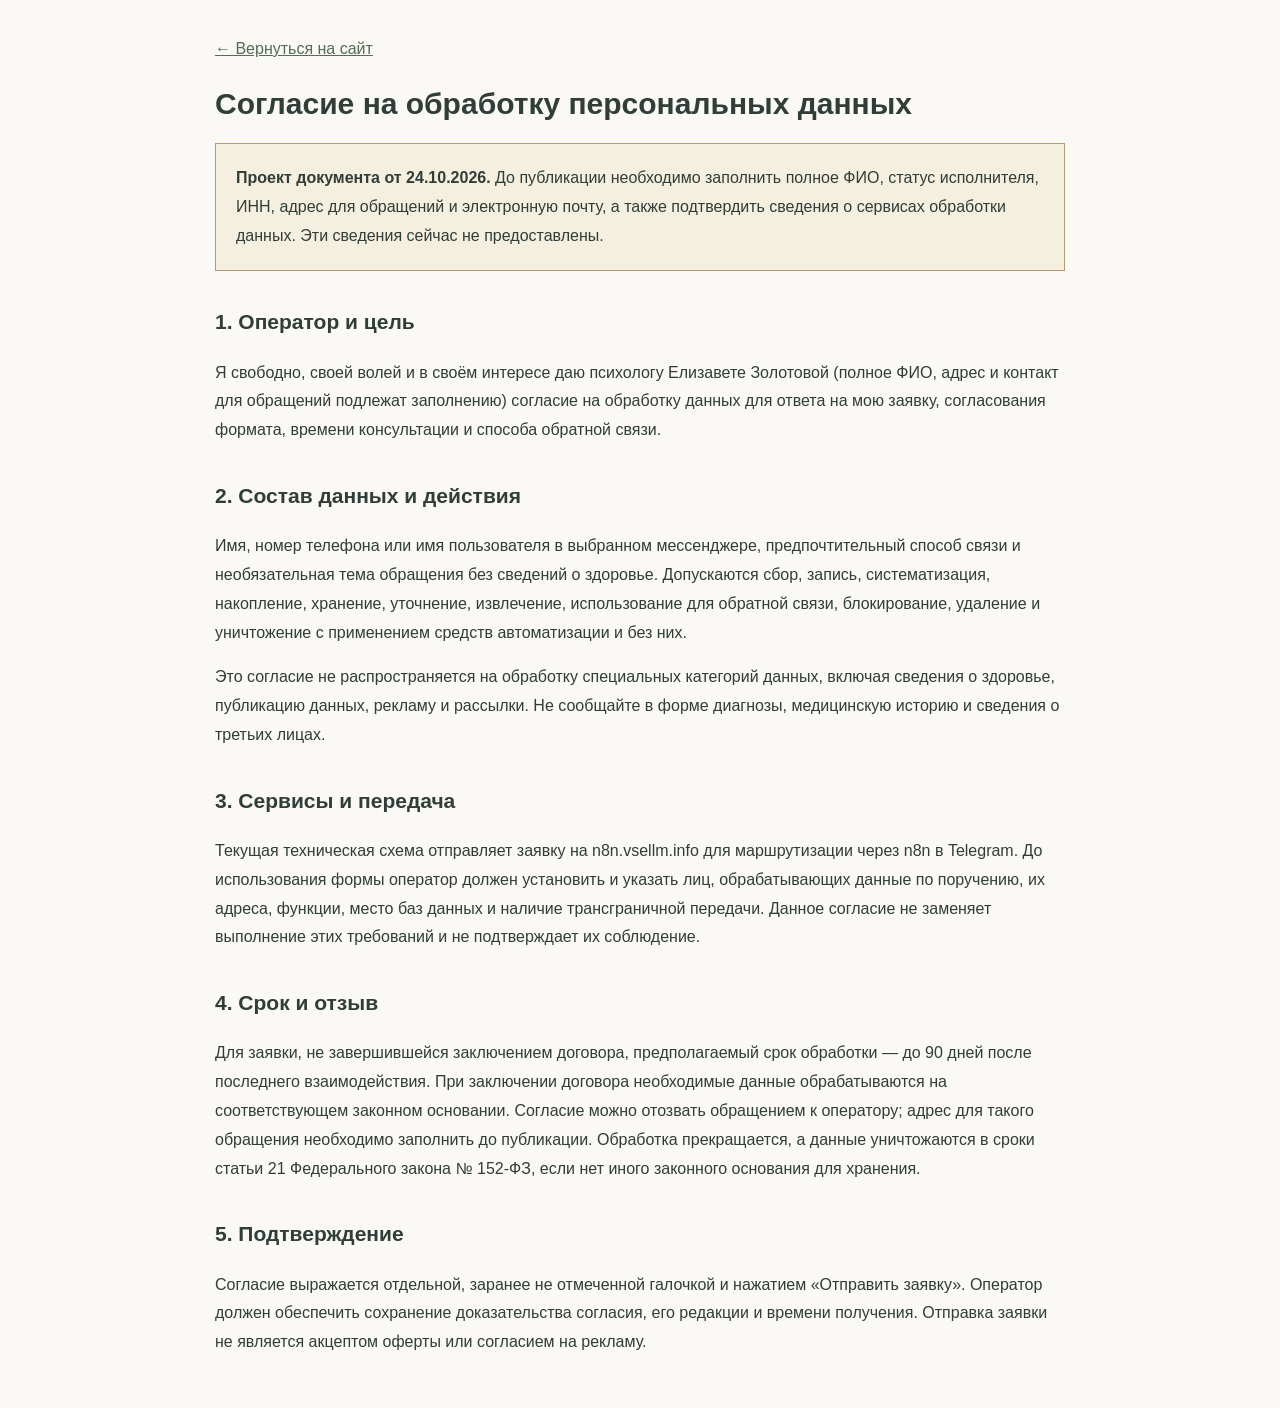
<file: consent.html>
<!doctype html><html lang="ru"><head><meta charset="utf-8"><meta name="viewport" content="width=device-width,initial-scale=1"><title>Согласие на обработку персональных данных</title><style>body{font:16px/1.8 Arial,sans-serif;color:#303d38;background:#faf9f5;max-width:850px;margin:auto;padding:35px 22px}h1{font-size:30px;line-height:1.3}h2{font-size:21px;margin-top:32px}a{color:#526c56}.notice{padding:20px;border:1px solid #b49c70;background:#f4efdf}li{margin:10px 0}</style></head><body><a href="index.html">← Вернуться на сайт</a><h1>Согласие на обработку персональных данных</h1><p class="notice"><strong>Проект документа от 24.10.2026.</strong> До публикации необходимо заполнить полное ФИО, статус исполнителя, ИНН, адрес для обращений и электронную почту, а также подтвердить сведения о сервисах обработки данных. Эти сведения сейчас не предоставлены.</p><h2>1. Оператор и цель</h2><p>Я свободно, своей волей и в своём интересе даю психологу Елизавете Золотовой (полное ФИО, адрес и контакт для обращений подлежат заполнению) согласие на обработку данных для ответа на мою заявку, согласования формата, времени консультации и способа обратной связи.</p><h2>2. Состав данных и действия</h2><p>Имя, номер телефона или имя пользователя в выбранном мессенджере, предпочтительный способ связи и необязательная тема обращения без сведений о здоровье. Допускаются сбор, запись, систематизация, накопление, хранение, уточнение, извлечение, использование для обратной связи, блокирование, удаление и уничтожение с применением средств автоматизации и без них.</p><p>Это согласие не распространяется на обработку специальных категорий данных, включая сведения о здоровье, публикацию данных, рекламу и рассылки. Не сообщайте в форме диагнозы, медицинскую историю и сведения о третьих лицах.</p><h2>3. Сервисы и передача</h2><p>Текущая техническая схема отправляет заявку на n8n.vsellm.info для маршрутизации через n8n в Telegram. До использования формы оператор должен установить и указать лиц, обрабатывающих данные по поручению, их адреса, функции, место баз данных и наличие трансграничной передачи. Данное согласие не заменяет выполнение этих требований и не подтверждает их соблюдение.</p><h2>4. Срок и отзыв</h2><p>Для заявки, не завершившейся заключением договора, предполагаемый срок обработки — до 90 дней после последнего взаимодействия. При заключении договора необходимые данные обрабатываются на соответствующем законном основании. Согласие можно отозвать обращением к оператору; адрес для такого обращения необходимо заполнить до публикации. Обработка прекращается, а данные уничтожаются в сроки статьи 21 Федерального закона № 152-ФЗ, если нет иного законного основания для хранения.</p><h2>5. Подтверждение</h2><p>Согласие выражается отдельной, заранее не отмеченной галочкой и нажатием «Отправить заявку». Оператор должен обеспечить сохранение доказательства согласия, его редакции и времени получения. Отправка заявки не является акцептом оферты или согласием на рекламу.</p></body></html>
</file>
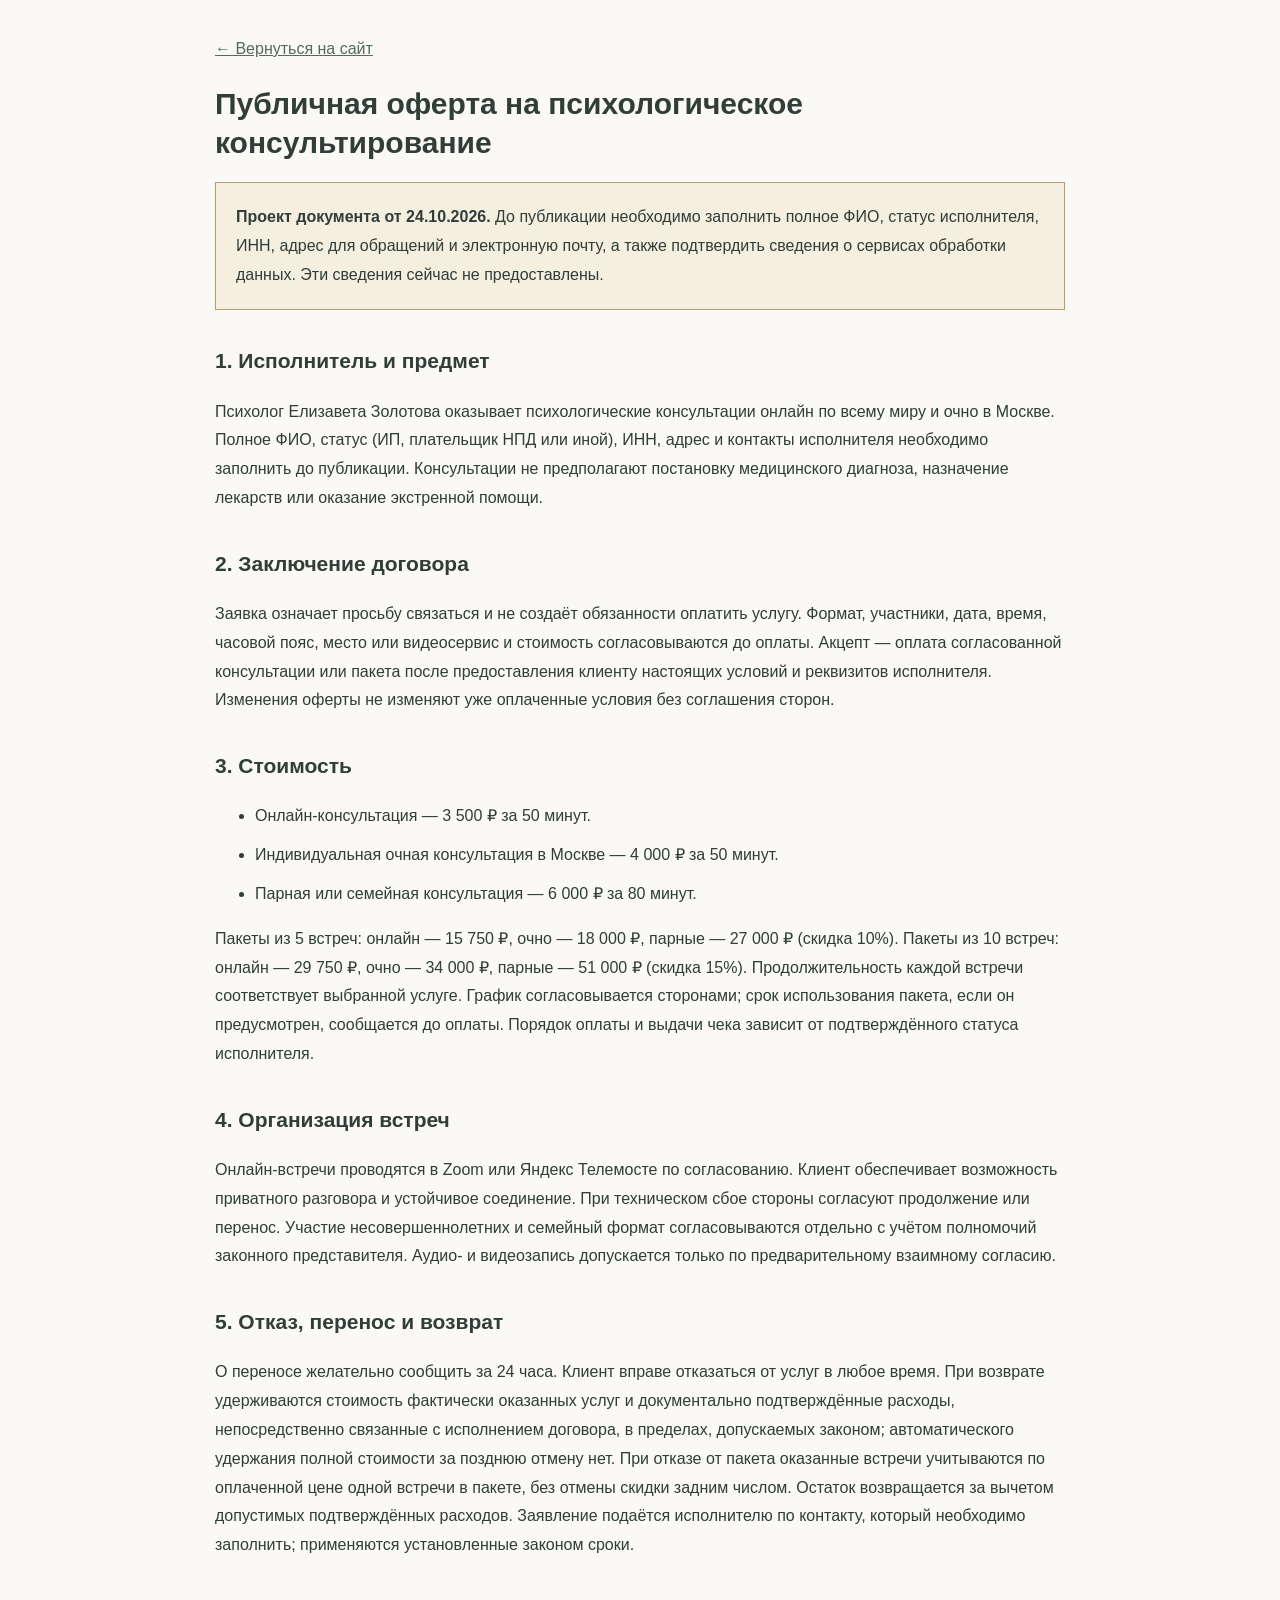
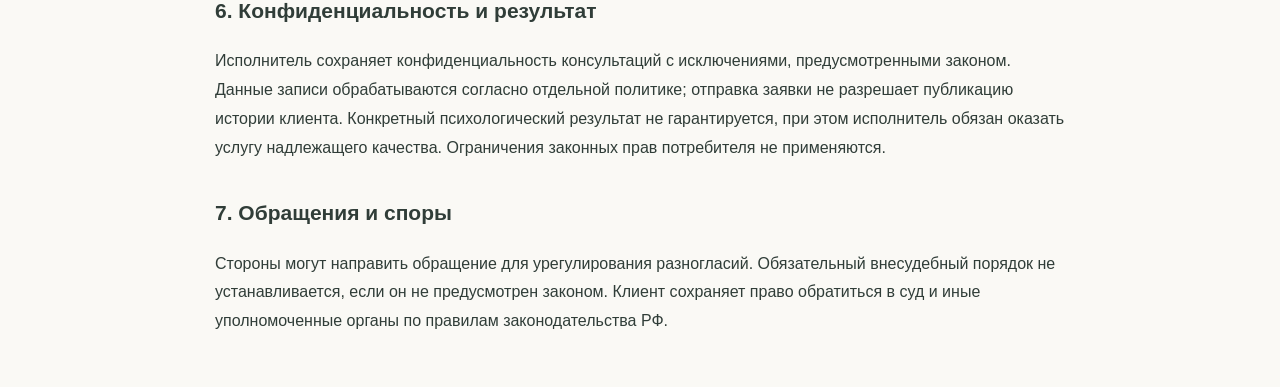
<file: offer.html>
<!doctype html><html lang="ru"><head><meta charset="utf-8"><meta name="viewport" content="width=device-width,initial-scale=1"><title>Публичная оферта на психологическое консультирование</title><style>body{font:16px/1.8 Arial,sans-serif;color:#303d38;background:#faf9f5;max-width:850px;margin:auto;padding:35px 22px}h1{font-size:30px;line-height:1.3}h2{font-size:21px;margin-top:32px}a{color:#526c56}.notice{padding:20px;border:1px solid #b49c70;background:#f4efdf}li{margin:10px 0}</style></head><body><a href="index.html">← Вернуться на сайт</a><h1>Публичная оферта на психологическое консультирование</h1><p class="notice"><strong>Проект документа от 24.10.2026.</strong> До публикации необходимо заполнить полное ФИО, статус исполнителя, ИНН, адрес для обращений и электронную почту, а также подтвердить сведения о сервисах обработки данных. Эти сведения сейчас не предоставлены.</p><h2>1. Исполнитель и предмет</h2><p>Психолог Елизавета Золотова оказывает психологические консультации онлайн по всему миру и очно в Москве. Полное ФИО, статус (ИП, плательщик НПД или иной), ИНН, адрес и контакты исполнителя необходимо заполнить до публикации. Консультации не предполагают постановку медицинского диагноза, назначение лекарств или оказание экстренной помощи.</p><h2>2. Заключение договора</h2><p>Заявка означает просьбу связаться и не создаёт обязанности оплатить услугу. Формат, участники, дата, время, часовой пояс, место или видеосервис и стоимость согласовываются до оплаты. Акцепт — оплата согласованной консультации или пакета после предоставления клиенту настоящих условий и реквизитов исполнителя. Изменения оферты не изменяют уже оплаченные условия без соглашения сторон.</p><h2>3. Стоимость</h2><ul><li>Онлайн-консультация — 3 500 ₽ за 50 минут.</li><li>Индивидуальная очная консультация в Москве — 4 000 ₽ за 50 минут.</li><li>Парная или семейная консультация — 6 000 ₽ за 80 минут.</li></ul><p>Пакеты из 5 встреч: онлайн — 15 750 ₽, очно — 18 000 ₽, парные — 27 000 ₽ (скидка 10%). Пакеты из 10 встреч: онлайн — 29 750 ₽, очно — 34 000 ₽, парные — 51 000 ₽ (скидка 15%). Продолжительность каждой встречи соответствует выбранной услуге. График согласовывается сторонами; срок использования пакета, если он предусмотрен, сообщается до оплаты. Порядок оплаты и выдачи чека зависит от подтверждённого статуса исполнителя.</p><h2>4. Организация встреч</h2><p>Онлайн-встречи проводятся в Zoom или Яндекс Телемосте по согласованию. Клиент обеспечивает возможность приватного разговора и устойчивое соединение. При техническом сбое стороны согласуют продолжение или перенос. Участие несовершеннолетних и семейный формат согласовываются отдельно с учётом полномочий законного представителя. Аудио- и видеозапись допускается только по предварительному взаимному согласию.</p><h2>5. Отказ, перенос и возврат</h2><p>О переносе желательно сообщить за 24 часа. Клиент вправе отказаться от услуг в любое время. При возврате удерживаются стоимость фактически оказанных услуг и документально подтверждённые расходы, непосредственно связанные с исполнением договора, в пределах, допускаемых законом; автоматического удержания полной стоимости за позднюю отмену нет. При отказе от пакета оказанные встречи учитываются по оплаченной цене одной встречи в пакете, без отмены скидки задним числом. Остаток возвращается за вычетом допустимых подтверждённых расходов. Заявление подаётся исполнителю по контакту, который необходимо заполнить; применяются установленные законом сроки.</p><h2>6. Конфиденциальность и результат</h2><p>Исполнитель сохраняет конфиденциальность консультаций с исключениями, предусмотренными законом. Данные записи обрабатываются согласно отдельной политике; отправка заявки не разрешает публикацию истории клиента. Конкретный психологический результат не гарантируется, при этом исполнитель обязан оказать услугу надлежащего качества. Ограничения законных прав потребителя не применяются.</p><h2>7. Обращения и споры</h2><p>Стороны могут направить обращение для урегулирования разногласий. Обязательный внесудебный порядок не устанавливается, если он не предусмотрен законом. Клиент сохраняет право обратиться в суд и иные уполномоченные органы по правилам законодательства РФ.</p></body></html>
</file>
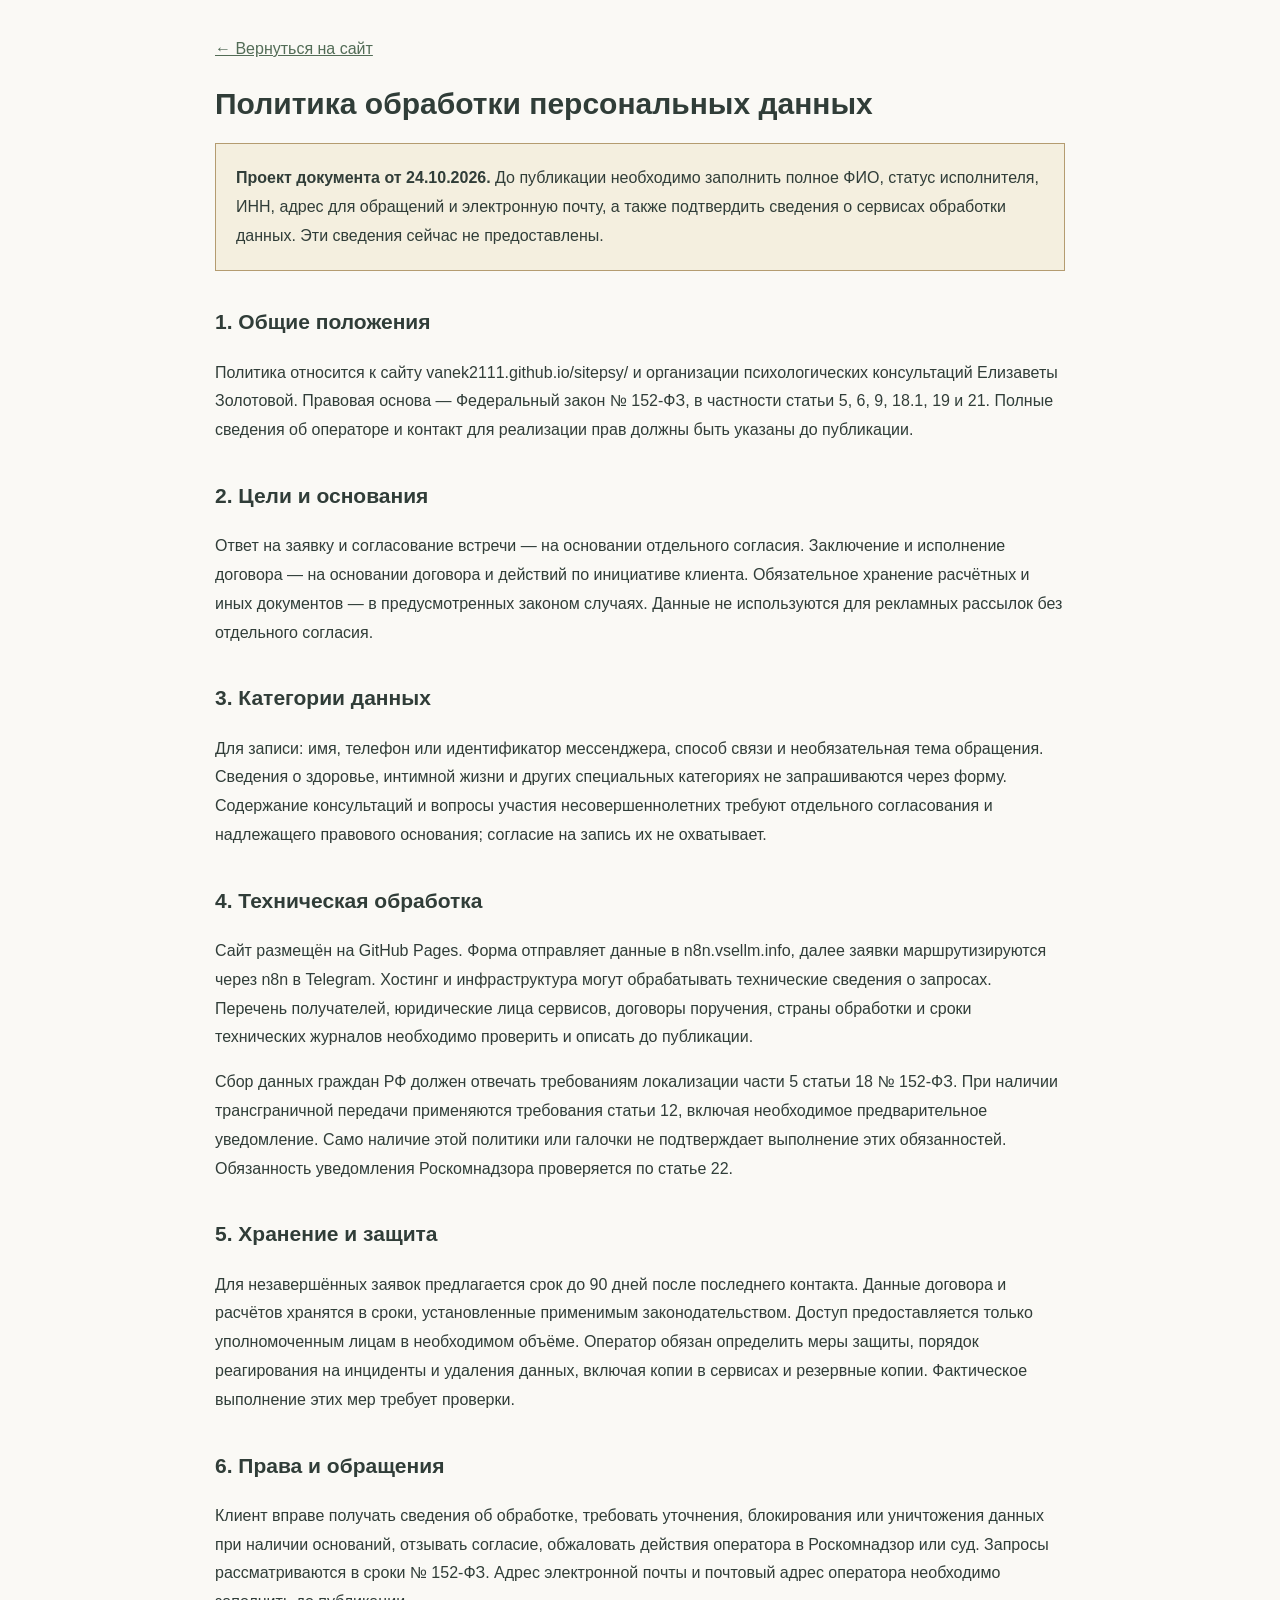
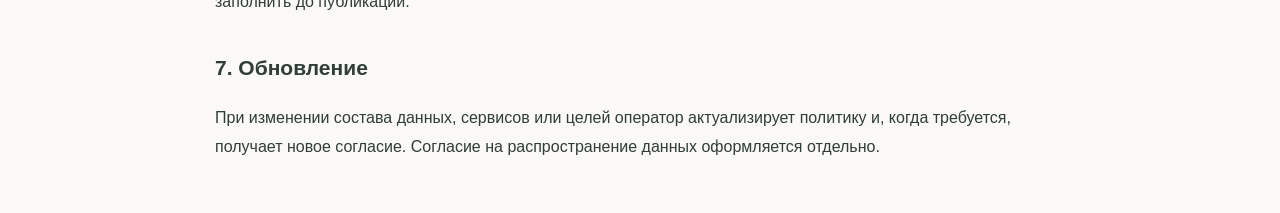
<file: privacy.html>
<!doctype html><html lang="ru"><head><meta charset="utf-8"><meta name="viewport" content="width=device-width,initial-scale=1"><title>Политика обработки персональных данных</title><style>body{font:16px/1.8 Arial,sans-serif;color:#303d38;background:#faf9f5;max-width:850px;margin:auto;padding:35px 22px}h1{font-size:30px;line-height:1.3}h2{font-size:21px;margin-top:32px}a{color:#526c56}.notice{padding:20px;border:1px solid #b49c70;background:#f4efdf}li{margin:10px 0}</style></head><body><a href="index.html">← Вернуться на сайт</a><h1>Политика обработки персональных данных</h1><p class="notice"><strong>Проект документа от 24.10.2026.</strong> До публикации необходимо заполнить полное ФИО, статус исполнителя, ИНН, адрес для обращений и электронную почту, а также подтвердить сведения о сервисах обработки данных. Эти сведения сейчас не предоставлены.</p><h2>1. Общие положения</h2><p>Политика относится к сайту vanek2111.github.io/sitepsy/ и организации психологических консультаций Елизаветы Золотовой. Правовая основа — Федеральный закон № 152-ФЗ, в частности статьи 5, 6, 9, 18.1, 19 и 21. Полные сведения об операторе и контакт для реализации прав должны быть указаны до публикации.</p><h2>2. Цели и основания</h2><p>Ответ на заявку и согласование встречи — на основании отдельного согласия. Заключение и исполнение договора — на основании договора и действий по инициативе клиента. Обязательное хранение расчётных и иных документов — в предусмотренных законом случаях. Данные не используются для рекламных рассылок без отдельного согласия.</p><h2>3. Категории данных</h2><p>Для записи: имя, телефон или идентификатор мессенджера, способ связи и необязательная тема обращения. Сведения о здоровье, интимной жизни и других специальных категориях не запрашиваются через форму. Содержание консультаций и вопросы участия несовершеннолетних требуют отдельного согласования и надлежащего правового основания; согласие на запись их не охватывает.</p><h2>4. Техническая обработка</h2><p>Сайт размещён на GitHub Pages. Форма отправляет данные в n8n.vsellm.info, далее заявки маршрутизируются через n8n в Telegram. Хостинг и инфраструктура могут обрабатывать технические сведения о запросах. Перечень получателей, юридические лица сервисов, договоры поручения, страны обработки и сроки технических журналов необходимо проверить и описать до публикации.</p><p>Сбор данных граждан РФ должен отвечать требованиям локализации части 5 статьи 18 № 152-ФЗ. При наличии трансграничной передачи применяются требования статьи 12, включая необходимое предварительное уведомление. Само наличие этой политики или галочки не подтверждает выполнение этих обязанностей. Обязанность уведомления Роскомнадзора проверяется по статье 22.</p><h2>5. Хранение и защита</h2><p>Для незавершённых заявок предлагается срок до 90 дней после последнего контакта. Данные договора и расчётов хранятся в сроки, установленные применимым законодательством. Доступ предоставляется только уполномоченным лицам в необходимом объёме. Оператор обязан определить меры защиты, порядок реагирования на инциденты и удаления данных, включая копии в сервисах и резервные копии. Фактическое выполнение этих мер требует проверки.</p><h2>6. Права и обращения</h2><p>Клиент вправе получать сведения об обработке, требовать уточнения, блокирования или уничтожения данных при наличии оснований, отзывать согласие, обжаловать действия оператора в Роскомнадзор или суд. Запросы рассматриваются в сроки № 152-ФЗ. Адрес электронной почты и почтовый адрес оператора необходимо заполнить до публикации.</p><h2>7. Обновление</h2><p>При изменении состава данных, сервисов или целей оператор актуализирует политику и, когда требуется, получает новое согласие. Согласие на распространение данных оформляется отдельно.</p></body></html>
</file>
<file: fonts/fonts.css>
@font-face{font-family:'Golos Text';font-style:normal;font-weight:400;font-display:swap;src:url(font-0.ttf) format('truetype')}
@font-face{font-family:'Golos Text';font-style:normal;font-weight:500;font-display:swap;src:url(font-1.ttf) format('truetype')}
@font-face{font-family:'Golos Text';font-style:normal;font-weight:600;font-display:swap;src:url(font-2.ttf) format('truetype')}
@font-face{font-family:'Golos Text';font-style:normal;font-weight:700;font-display:swap;src:url(font-3.ttf) format('truetype')}
</file>
<file: quiet-thread.css>
/* A visual identity built around the first thread of a conversation. */
:root{--thread:#8b6149;--thread-paper:#f9f6ef;--thread-border:#d9d8cc}.hero .conversation-art{max-width:450px;padding:0 0 30px 15px}.conversation-sheet{position:relative;background:#f9f6ef;border:1px solid #deddd2;padding:22px 22px 27px;transform:rotate(3deg);box-shadow:0 20px 45px #394b3710;overflow:hidden;border-radius:2px}.conversation-sheet:after{content:'';position:absolute;inset:7px;border:1px solid #e9e6dc;pointer-events:none}.sheet-top{display:flex;justify-content:space-between;gap:15px;position:relative;z-index:1;font:9px/1.6 'Golos Text',sans-serif;letter-spacing:.08em;color:#7d8271}.conversation-line{display:block;width:100%;height:auto;margin:2px 0 -4px;overflow:visible}.drawn-thread{stroke-dasharray:1;stroke-dashoffset:0;animation:thread-arrival 2.5s ease-out}.sheet-bottom{display:flex;align-items:end;justify-content:space-between;gap:20px;position:relative;z-index:1}.hero .sheet-bottom>p{font:400 31px/1.2 'Golos Text',sans-serif;color:#414e42;letter-spacing:-.03em;margin:0;max-width:none}.sheet-bottom>p>em{font-weight:400;color:var(--thread)}.sheet-bottom>span{font-size:9px;line-height:1.8;color:#878c7c;text-align:right}.conversation-caption{position:relative;display:flex;align-items:center;gap:15px;background:#526a54;color:#f5f5eb;text-decoration:none;padding:20px 22px;max-width:350px;margin:-16px 0 0 -30px;z-index:2;border:1px solid #456249;transform:rotate(-2deg);box-shadow:0 12px 25px #20352512;transition:transform .2s}.conversation-caption:hover{transform:rotate(0)}.conversation-caption>span:nth-child(2){font-size:12px;line-height:1.5}.conversation-caption small{display:block;font-size:9px;color:#d7e3ce;margin-top:5px}.conversation-caption>span:last-child{font-size:20px;margin-left:auto}.caption-mark{font-size:30px;font-family:Georgia,serif;line-height:1;color:#d8e2c5}.first-words{background:#f2f0e7;padding:85px 0;scroll-margin-top:95px;border-block:1px solid #e2e0d4}.words-layout{display:grid;grid-template-columns:1fr 1.12fr;gap:75px;align-items:start}.quiet-kicker{display:block;font-size:10px;letter-spacing:.15em;color:#6d7c63;font-weight:600;margin-bottom:23px}.words-intro h2{font:400 clamp(32px,3.8vw,48px)/1.18 'Golos Text',sans-serif;letter-spacing:-.035em;margin:0 0 23px;color:#3d4d40}.words-intro h2>em{color:#8b6149;font-weight:400}.words-intro>p{font-size:14px;line-height:1.9;color:#737a6b;max-width:340px}.words-margin-note{display:block;margin-top:35px;padding:0 0 0 17px;border-left:1px solid #ad9a85;color:#8a7461;font:italic 17px/1.6 Georgia,serif;transform:rotate(-3deg)}.words-notebook{background:#fcfaf4;border:1px solid #dad9cd;border-radius:2px;box-shadow:9px 10px 0 -3px #e9e7dc,9px 10px 0 -2px #dad9cd;overflow:hidden}.notebook-heading{display:flex;justify-content:space-between;gap:15px;font-size:8px;line-height:1.6;letter-spacing:.1em;color:#7d8271;padding:20px 24px;border-bottom:1px solid #deded2}.phrase-options{display:flex;flex-direction:column}.phrase-options>button{display:grid;grid-template-columns:30px 1fr 20px;gap:12px;align-items:center;padding:20px 24px;background:none;border:0;border-bottom:1px solid #e1e1d5;color:#56604f;font:400 16px/1.45 'Golos Text',sans-serif;text-align:left;cursor:pointer;transition:background .2s}.phrase-options>button>span:first-child{font:9px 'Golos Text',sans-serif;color:#9a9d8a;align-self:start;padding-top:5px}.phrase-options>button>i{font:19px Georgia,serif;font-style:normal;font-weight:400;color:#9da58f}.phrase-options>button[aria-pressed=true]{background:#e8eddf;color:#364a34}.phrase-options>button[aria-pressed=true]>span:first-child,.phrase-options>button[aria-pressed=true]>i{color:#57704b}.phrase-options>button:hover{background:#f0f0e5}.phrase-options>button:focus-visible,#use-phrase:focus-visible,.conversation-caption:focus-visible{outline:2px solid #8b6149;outline-offset:-4px}.phrase-letter{padding:26px 24px}.letter-label{font-size:8px;letter-spacing:.11em;color:#969583;display:block;margin-bottom:13px}.phrase-letter>#phrase-text{font:italic 18px/1.8 'Golos Text',sans-serif;letter-spacing:0;color:#675443;min-height:100px;background:repeating-linear-gradient(transparent,transparent 31px,#e8e4d9 32px,transparent 33px)}#use-phrase{display:flex;gap:18px;align-items:center;justify-content:space-between;width:100%;border:1px solid #566e4e;padding:15px 17px;background:#526a54;color:#f8f7ee;cursor:pointer;font:500 11px/1.5 'Golos Text',sans-serif;margin-top:23px;border-radius:2px;transition:background .2s}#use-phrase:hover{background:#3e573e}#use-phrase>span{font-size:20px;font-weight:400}.phrase-letter>.phrase-disclaimer{font:9px/1.8 'Golos Text',sans-serif;color:#8e9284;margin-top:13px}.request-note{padding:11px 14px;border-left:2px solid #a2ad89;background:#f0f2e8;font-size:11px;color:#67765d;margin-bottom:18px}.how .step-number{box-shadow:none}.how .steps{position:relative}.how .step{position:relative}.how .step:after{content:'';position:absolute;right:-20%;top:29px;width:40%;height:1px;background:#c2ccb5}.how .step:last-child:after{display:none}@keyframes thread-arrival{from{stroke-dashoffset:1}to{stroke-dashoffset:0}}@media(max-width:900px){.words-layout{gap:38px}.hero .conversation-art{padding-left:0}.hero .sheet-bottom>p{font-size:27px}.sheet-bottom>span{font-size:8px}.conversation-caption{margin-left:-15px;padding:17px 18px}.how .step:after{display:none}}@media(max-width:700px){.hero .conversation-art{max-width:340px;padding:5px 15px 22px 10px}.conversation-sheet{padding:18px 18px 23px;transform:rotate(2deg)}.sheet-top{font-size:7px;gap:10px}.conversation-line{margin:0 0 -9px}.hero .sheet-bottom>p{font-size:27px;line-height:1.22;margin-bottom:0}.sheet-bottom>span{font-size:7px;line-height:1.8}.sheet-bottom{gap:12px}.conversation-caption{margin-top:-9px;margin-left:-10px;padding:15px 17px;max-width:280px}.conversation-caption>span:nth-child(2){font-size:10px}.conversation-caption small{font-size:8px;margin-top:3px}.caption-mark{font-size:25px}.first-words{padding:44px 0 48px;scroll-margin-top:85px}.words-layout{grid-template-columns:1fr;gap:27px}.quiet-kicker{font-size:9px;margin-bottom:17px}.words-intro h2{font-size:34px;line-height:1.18;margin-bottom:17px;max-width:320px}.words-intro>p{font-size:12px;line-height:1.85;max-width:330px}.words-margin-note{font-size:14px;line-height:1.5;margin-top:20px;padding-left:13px}.notebook-heading{padding:17px 18px;font-size:7px}.phrase-options>button{padding:17px 18px;font-size:16px;grid-template-columns:22px 1fr 18px;gap:9px}.phrase-options>button>span:first-child{font-size:8px;padding-top:4px}.phrase-letter{padding:23px 18px}.phrase-letter>#phrase-text{font-size:17px;line-height:1.85;min-height:120px}.letter-label{font-size:7px;margin-bottom:11px}#use-phrase{font-size:10px;padding:13px 15px;margin-top:20px}.phrase-letter>.phrase-disclaimer{font-size:8px;margin-top:12px}.request-note{font-size:10px}.hero-layout{gap:34px}}@media(prefers-reduced-motion:reduce){html{scroll-behavior:auto}.drawn-thread{animation:none}.conversation-caption,.phrase-options>button{transition:none}.reveal{opacity:1;transform:none;transition:none}}
/* Applied audit against all 40 exhibits at slop.tenq.dev (2026-10-21). */
body,button,input,textarea,select{font-family:'Golos Text',Arial,sans-serif}h1,h2,h3,h4,.hero h1,.logo-name,.credential h3,.about-signature,.about-note p,.price,.package-price{font-family:'Golos Text',Arial,sans-serif;letter-spacing:-.035em}h1 em,h2 em,.hero h1 em,.sheet-bottom em{font-style:normal!important;font-family:inherit!important;color:inherit!important}.hero h1{font-size:clamp(42px,4.6vw,64px);line-height:1.15;font-weight:500;letter-spacing:-.055em}.hero .hero-eyebrow{font-size:11px;letter-spacing:.025em;text-transform:none;font-weight:500;color:#566b53}.hero .hero-copy>p:not(.hero-eyebrow){font-size:16px;line-height:1.85;color:#596650}.navbar{backdrop-filter:none;-webkit-backdrop-filter:none;background:#faf9f5}.navbar.scrolled{box-shadow:none}.logo-icon{background:#526c56;box-shadow:none;border-radius:6px}.logo-icon:before{display:none}.logo:hover .logo-icon{transform:none}.logo-sub,.about-kicker,.about-topics-title,.credential-label,.about-signature span,.quiet-kicker,.sheet-top,.notebook-heading,.letter-label{letter-spacing:.025em;text-transform:none}.logo-sub{font-size:9px}.btn,.btn:hover{box-shadow:none;transform:none;border-radius:4px;background:#526c56}.btn:hover{background:#415845}.btn:before,.btn:after{display:none}.progress-bar{display:none}.reveal,.reveal.visible{opacity:1;transform:none;transition:none}.service-card:hover,.package-card:hover,.credential:hover,.topic-tag:hover,.about-topic-list li:hover{transform:none;box-shadow:none}.about-note{border-radius:3px;box-shadow:none}.about-note:after,.about-note-mark{display:none}.about-note p{font-size:25px;font-weight:400;line-height:1.5;margin:0 0 20px;letter-spacing:-.03em}.timeline{display:grid;grid-template-columns:1fr 1fr;gap:0;border-top:1px solid #cbd2c1}.timeline:before{display:none}.timeline-step{background:none;border:0;border-bottom:1px solid #cbd2c1;border-radius:0;padding:27px 25px 27px 0;text-align:left;box-shadow:none}.timeline-step:nth-child(even){padding-left:25px;border-left:1px solid #cbd2c1}.timeline-step h3{font-size:19px;font-weight:500;line-height:1.4}.timeline-step p{font-size:13px;line-height:1.85;color:#64715b;margin-top:9px}.timeline-step:before,.timeline-step:after{display:none}.service-card{border-radius:3px;box-shadow:none;background:#f3f3ec}.service-icon{display:none}.service-card h3{font-size:23px;font-weight:500;line-height:1.4}.service-card p{font-size:14px}.package-card,.package-card.featured{border:1px solid #d0d5c6;border-radius:3px;box-shadow:none;transform:none;background:#faf9f5}.package-card:before,.package-card:after{display:none}.package-card h3{font-size:23px;font-weight:500}.package-card .btn{width:100%}.about-credentials{display:block;border-top:1px solid #c4cebb}.credential{display:grid;grid-template-columns:1fr 1fr 1.3fr;gap:25px;align-items:baseline;padding:23px 0;background:none;border:0;border-bottom:1px solid #c4cebb;border-radius:0}.credential-label{font-size:10px;margin-bottom:0}.credential h3{font-size:20px;margin:0;font-weight:500}.credential p{font-size:13px;line-height:1.8}.about-topic-list li,.topic-tag{border:0;border-radius:0;background:none;box-shadow:none;padding:5px 12px 5px 0}.topics-cloud{gap:10px 24px}.topic-tag:hover{background:none;color:#526c56}.form-section{background:#eeefe7}.form-container{border-radius:4px;box-shadow:none;backdrop-filter:none;background:#faf9f5}.form-container input,.form-container textarea,.contact-label{border-radius:3px;box-shadow:none}.contact-label:before{display:none}.contact-label{gap:0}.request-note{border:1px solid #cad4bd;border-radius:3px;background:#f0f2e8}.conversation-caption{transform:none;box-shadow:none;border-radius:3px;max-width:none;margin:18px 0 0;background:none;border-color:#bfc9b3;color:#465c40}.conversation-caption:hover{transform:none}.conversation-caption small{color:#62755a}.conversation-caption .caption-mark{color:#6b805f}.conversation-sheet{transform:none;box-shadow:none;border-radius:3px;background:#f6f3ea}.conversation-sheet:after{display:none}.hero .sheet-bottom>p{font-size:27px;line-height:1.35;letter-spacing:-.035em;font-weight:400}.sheet-bottom>span{font-size:10px;color:#65715b}.words-intro h2{font-size:clamp(30px,3.3vw,43px);line-height:1.25;font-weight:500;letter-spacing:-.04em}.words-intro h2>em{font-style:normal;color:inherit}.words-margin-note{font:12px/1.8 'Golos Text',sans-serif;color:#7c6b58;border:0;padding:0;transform:none}.words-notebook{box-shadow:none;border-radius:3px}.phrase-options>button{font-family:'Golos Text',Arial,sans-serif;grid-template-columns:1fr 20px;font-size:14px;line-height:1.6}.phrase-options>button>span:first-child{font:inherit;color:inherit;padding:0;align-self:auto}.phrase-options>button>i{font-size:18px}.phrase-letter>#phrase-text{font:400 16px/1.85 'Golos Text',Arial,sans-serif;background:none;color:#5e5446;min-height:105px}.drawn-thread{animation:none}.line-shadow{display:none}.phrase-options>button[aria-pressed=true]{background:#e5ebdc}.phrase-letter>.phrase-disclaimer{color:#64705b}.notebook-heading,.letter-label,.sheet-top{color:#65715b}.sheet-top{font-size:10px}.phrase-options>button:hover{background:#edf0e5}.reading-note{background:#e9ede2;padding:52px 0;border-block:1px solid #d2dac7}.reading-note>.container{display:grid;grid-template-columns:140px 1fr;gap:30px;align-items:start}.reading-label{font-size:10px;letter-spacing:.025em;color:#64765a;padding-top:8px}.reading-note figure{margin:0;max-width:780px}.reading-note blockquote{font:400 clamp(23px,2.7vw,34px)/1.5 'Golos Text',Arial,sans-serif;color:#42543b;letter-spacing:-.035em;margin:0}.reading-note figcaption{margin-top:23px;display:flex;flex-wrap:wrap;gap:8px 18px;font-size:10px;line-height:1.8;color:#66725c}.reading-note cite{font-style:normal;font-weight:500;color:#415439}.reading-note figcaption a{color:#506b45;text-underline-offset:4px}@media(max-width:700px){.hero h1{font-size:clamp(38px,10.5vw,52px);line-height:1.14;letter-spacing:-.05em}.hero .hero-copy>p:not(.hero-eyebrow){font-size:15px;line-height:1.8}.hero .conversation-art{padding-inline:0}.hero .sheet-bottom>p{font-size:23px}.sheet-bottom>span{font-size:8px}.sheet-top{font-size:8px}.conversation-caption{margin:13px 0 0;padding:15px;max-width:none}.conversation-caption>span:nth-child(2){font-size:11px}.timeline{grid-template-columns:1fr}.timeline-step,.timeline-step:nth-child(even){padding:22px 0;border-left:0}.timeline-step h3{font-size:18px}.timeline-step p{font-size:12px}.credential{grid-template-columns:1fr;gap:8px;padding:20px 0}.credential h3{font-size:20px}.credential p{font-size:12px}.words-intro h2{font-size:31px;line-height:1.25}.words-margin-note{font-size:11px}.phrase-options>button{font-size:14px}.phrase-letter>#phrase-text{font-size:15px;min-height:115px}.reading-note{padding:35px 0}.reading-note>.container{grid-template-columns:1fr;gap:16px}.reading-label{font-size:9px;padding:0}.reading-note blockquote{font-size:24px;line-height:1.5}.reading-note figcaption{font-size:9px;gap:5px 12px;margin-top:20px}}
.hero{background:var(--paper,#faf9f5)}.words-intro h2{text-align:left}.contact-label:hover,.contact-option input[type=radio]:checked + .contact-label{transform:none;box-shadow:none}.contact-option input[type=radio]:checked + .contact-label{background:#e7edde}.back-to-top,.back-to-top:hover{box-shadow:none;transform:none}.logo-name{font-weight:500}
.hero-with-film{position:relative;isolation:isolate;overflow:hidden}.hero-film{position:absolute;inset:0;z-index:-2;overflow:hidden;background:#eeeee6;pointer-events:none}.hero-film>img,.hero-film>video{position:absolute;width:100%;height:100%;inset:0;object-fit:cover;object-position:center 44%}.hero-film>video{opacity:0;transition:opacity .6s ease}.hero-film.is-playing>video{opacity:1}.hero-with-film:after{content:'';position:absolute;inset:0;z-index:-1;background:rgba(250,249,245,.72);pointer-events:none}.hero-with-film .hero-layout{position:relative;z-index:1}.quiet-video-toggle{position:absolute;right:24px;bottom:18px;z-index:2;display:flex;align-items:center;gap:9px;padding:9px 12px;border:1px solid #aab7a0;border-radius:3px;background:#faf9f5eF;color:#46543e;font:400 10px/1.4 'Golos Text',Arial,sans-serif;cursor:pointer;min-height:36px}.quiet-video-toggle:focus-visible{outline:2px solid #526c56;outline-offset:3px}.film-control-icon{font:11px Arial,sans-serif;width:13px;text-align:center}.hero-film.is-ready>img{visibility:hidden}.hero-with-film .hero-copy>p:not(.hero-eyebrow){color:#45543d}.hero-with-film .conversation-sheet{background:#f9f6eff2;border-color:#d1d2c4}@media(max-width:700px){.hero-with-film{padding-bottom:75px}.hero-with-film:after{background:rgba(250,249,245,.77)}.quiet-video-toggle{right:20px;bottom:15px;font-size:10px;min-height:36px;padding:9px 12px}.hero-film>img,.hero-film>video{object-position:54% center}}@media(prefers-reduced-motion:reduce){.hero-film>video{transition:none}}
.hero-film.is-ready>video{opacity:1}
.hero h1,.hero p,.hero .btn{animation:none!important;opacity:1;transform:none}.quiet-video-toggle{top:16px;bottom:auto}@media(max-width:700px){.quiet-video-toggle{top:12px;bottom:auto;font-size:9px;padding:7px 9px;min-height:31px}.hero-with-film{padding-top:132px}}

/* Content revision, October 2026. */
.words-intro>p{font-size:18px;line-height:1.85;max-width:440px}.about-portrait img{display:block;width:100%;height:auto;max-width:380px;aspect-ratio:994/1280;object-fit:cover;border-radius:4px;margin:auto}.about-intro{align-items:center}.credential{grid-template-columns:minmax(130px,.7fr) minmax(0,1.8fr)}.credential p{font-size:16px}.topics-cloud{list-style:none;display:grid;grid-template-columns:1fr 1fr;max-width:1000px;gap:12px 35px;padding:0}.topic-tag{font-size:17px;line-height:1.6;border-bottom:1px solid #d0d5c6;padding:12px 0}.reading-note>.container{display:block}.reading-note figure{margin:auto}.service-card .price{font-size:26px;line-height:1.5}.service-card .price span{display:block;font-size:16px}.package-card .package-price{font-size:23px;line-height:1.5;margin-top:22px}.social-placeholders{display:flex;flex-wrap:wrap;justify-content:center;gap:24px;margin:0 0 28px}.social-placeholder{display:flex;flex-direction:column;align-items:center;gap:7px;font-size:12px;color:#526c56}.social-placeholder svg{width:32px;height:32px;fill:none;stroke:currentColor;stroke-width:1.7;stroke-linejoin:round;stroke-linecap:round}.privacy-note{font-size:12px;line-height:1.7;margin-bottom:20px}.logo-name{font-size:17px}.logo-sub{font-size:9px}@media(max-width:700px){.words-intro>p{font-size:17px}.credential{grid-template-columns:minmax(95px,.7fr) minmax(0,1.3fr);gap:16px}.credential p{font-size:14px}.topics-cloud{grid-template-columns:1fr}.topic-tag{font-size:16px}.logo-name{font-size:14px}.logo{gap:9px}.about-portrait img{max-width:330px}}
</file>
<file: quality.css>
/* A clear booking path, without changing specialist facts or session prices. */
.package-intro{max-width:610px;font-size:16px;line-height:1.8;color:#566154;margin-bottom:25px}
.package-details{border-top:1px solid #aab4a4;border-bottom:1px solid #aab4a4}
.package-details summary{padding:23px 0;display:flex;align-items:center;justify-content:space-between;gap:20px;font-size:18px;font-weight:500;cursor:pointer;list-style:none}
.package-details summary::-webkit-details-marker{display:none}
.package-details summary>span{font-size:27px;font-weight:400;transition:transform .2s}.package-details[open] summary>span{transform:rotate(45deg)}
.package-details .packages-grid{padding:10px 0 30px}.package-details:not([open]) .packages-grid{display:none}
.optional-field{font-size:12px;color:#66715f;margin-left:8px;font-weight:400}
button.faq-question{width:100%;border:0;background:none;text-align:left;font-family:inherit;color:inherit;cursor:pointer;box-sizing:border-box}
.faq-answer{font-size:15px;line-height:1.8}.faq-question:focus-visible,summary:focus-visible{outline:2px solid #576c56;outline-offset:4px}
.phrase-options button{min-height:60px}.btn{min-height:48px}.privacy-note{font-size:13px!important;line-height:1.8}
@media(max-width:700px){.package-intro{font-size:14px}.package-details summary{font-size:16px;padding:20px 0}.faq-answer{font-size:14px}.optional-field{display:block;margin:3px 0 0}}
@media(prefers-reduced-motion:reduce){.package-details summary>span{transition:none}}
</file>
